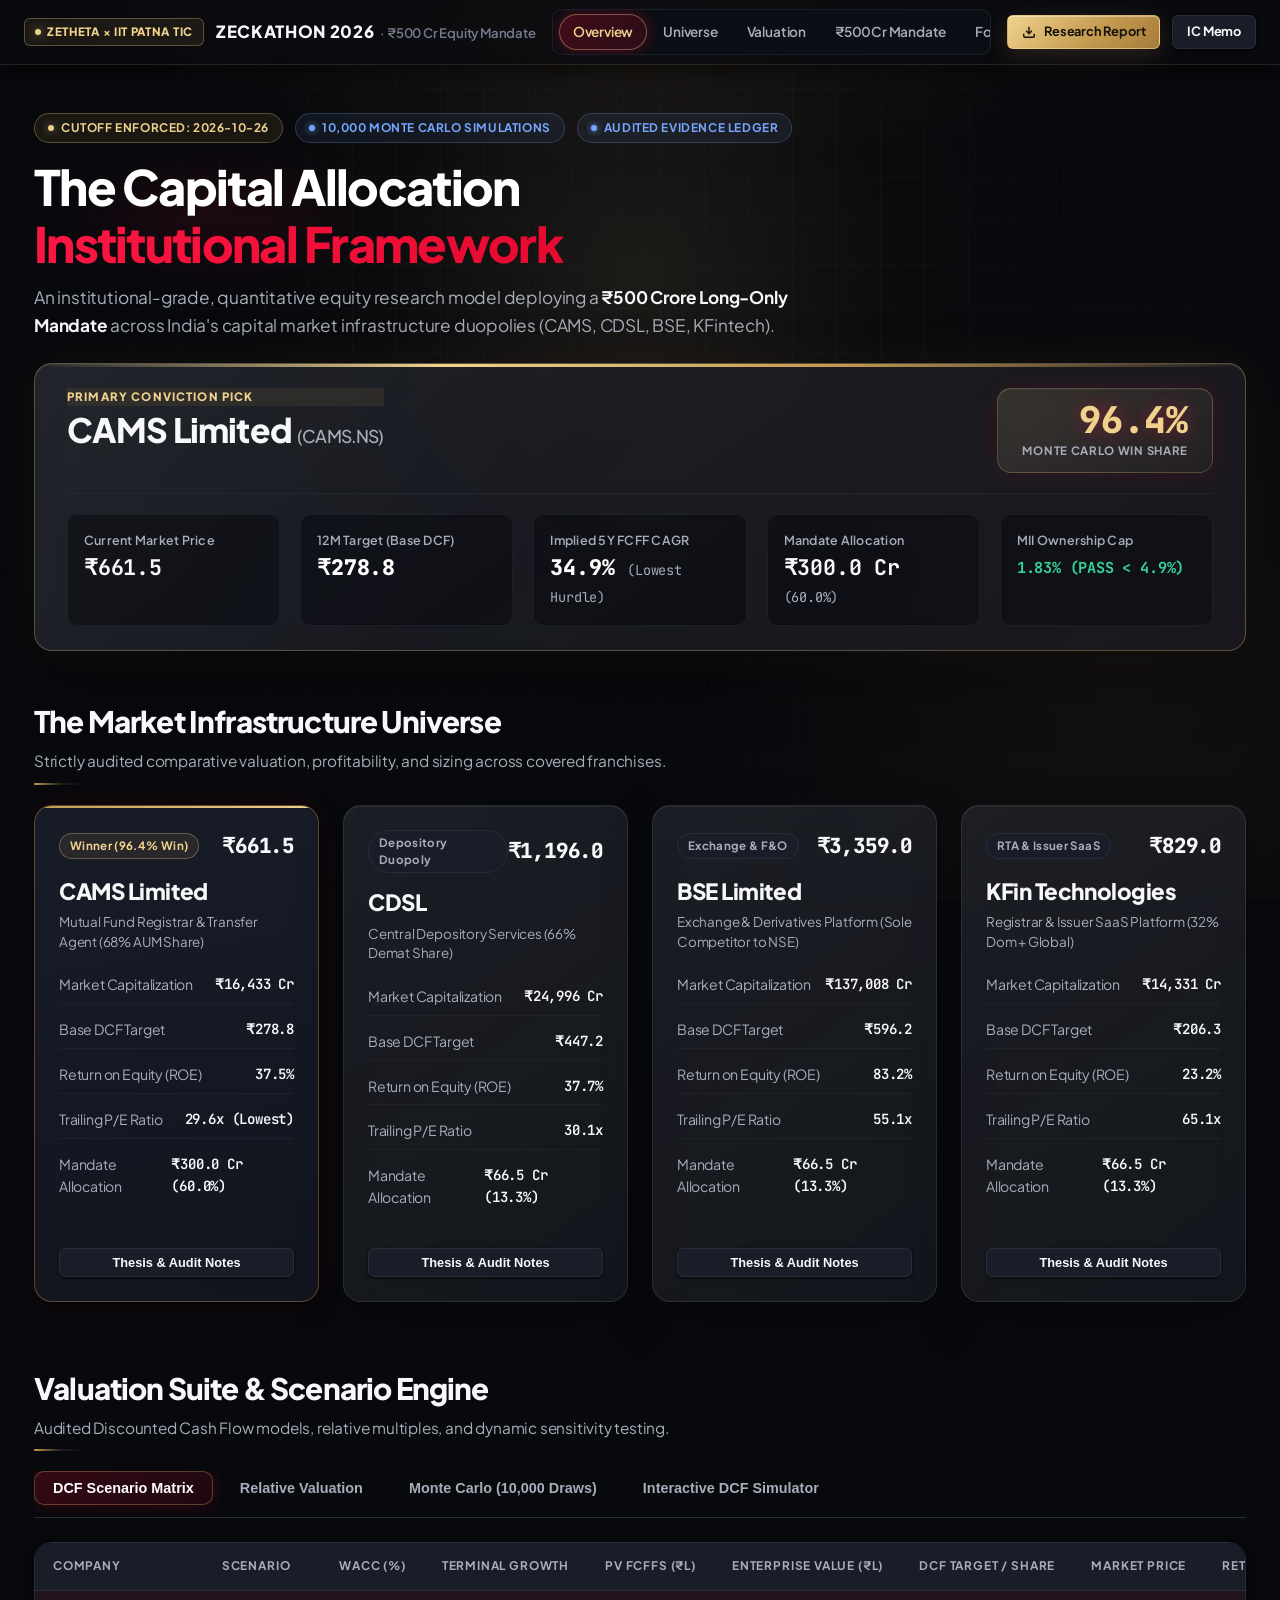
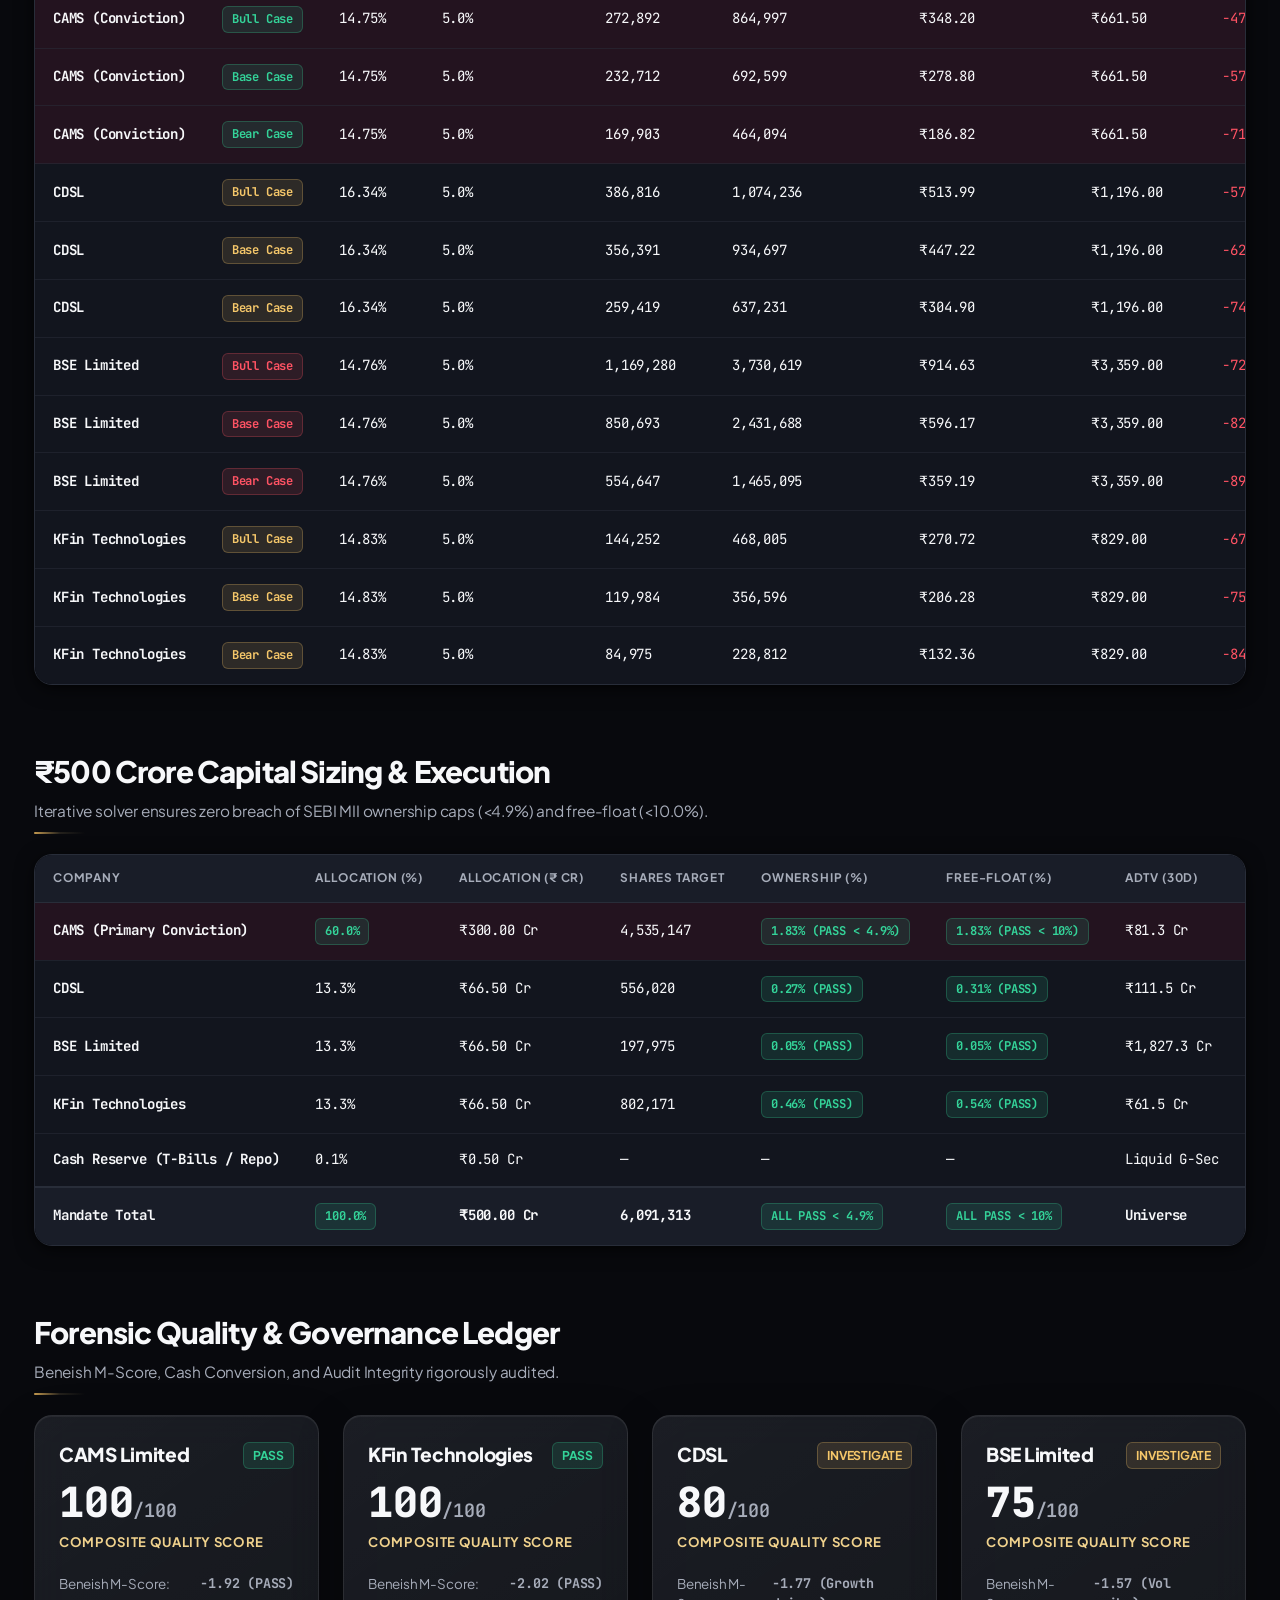
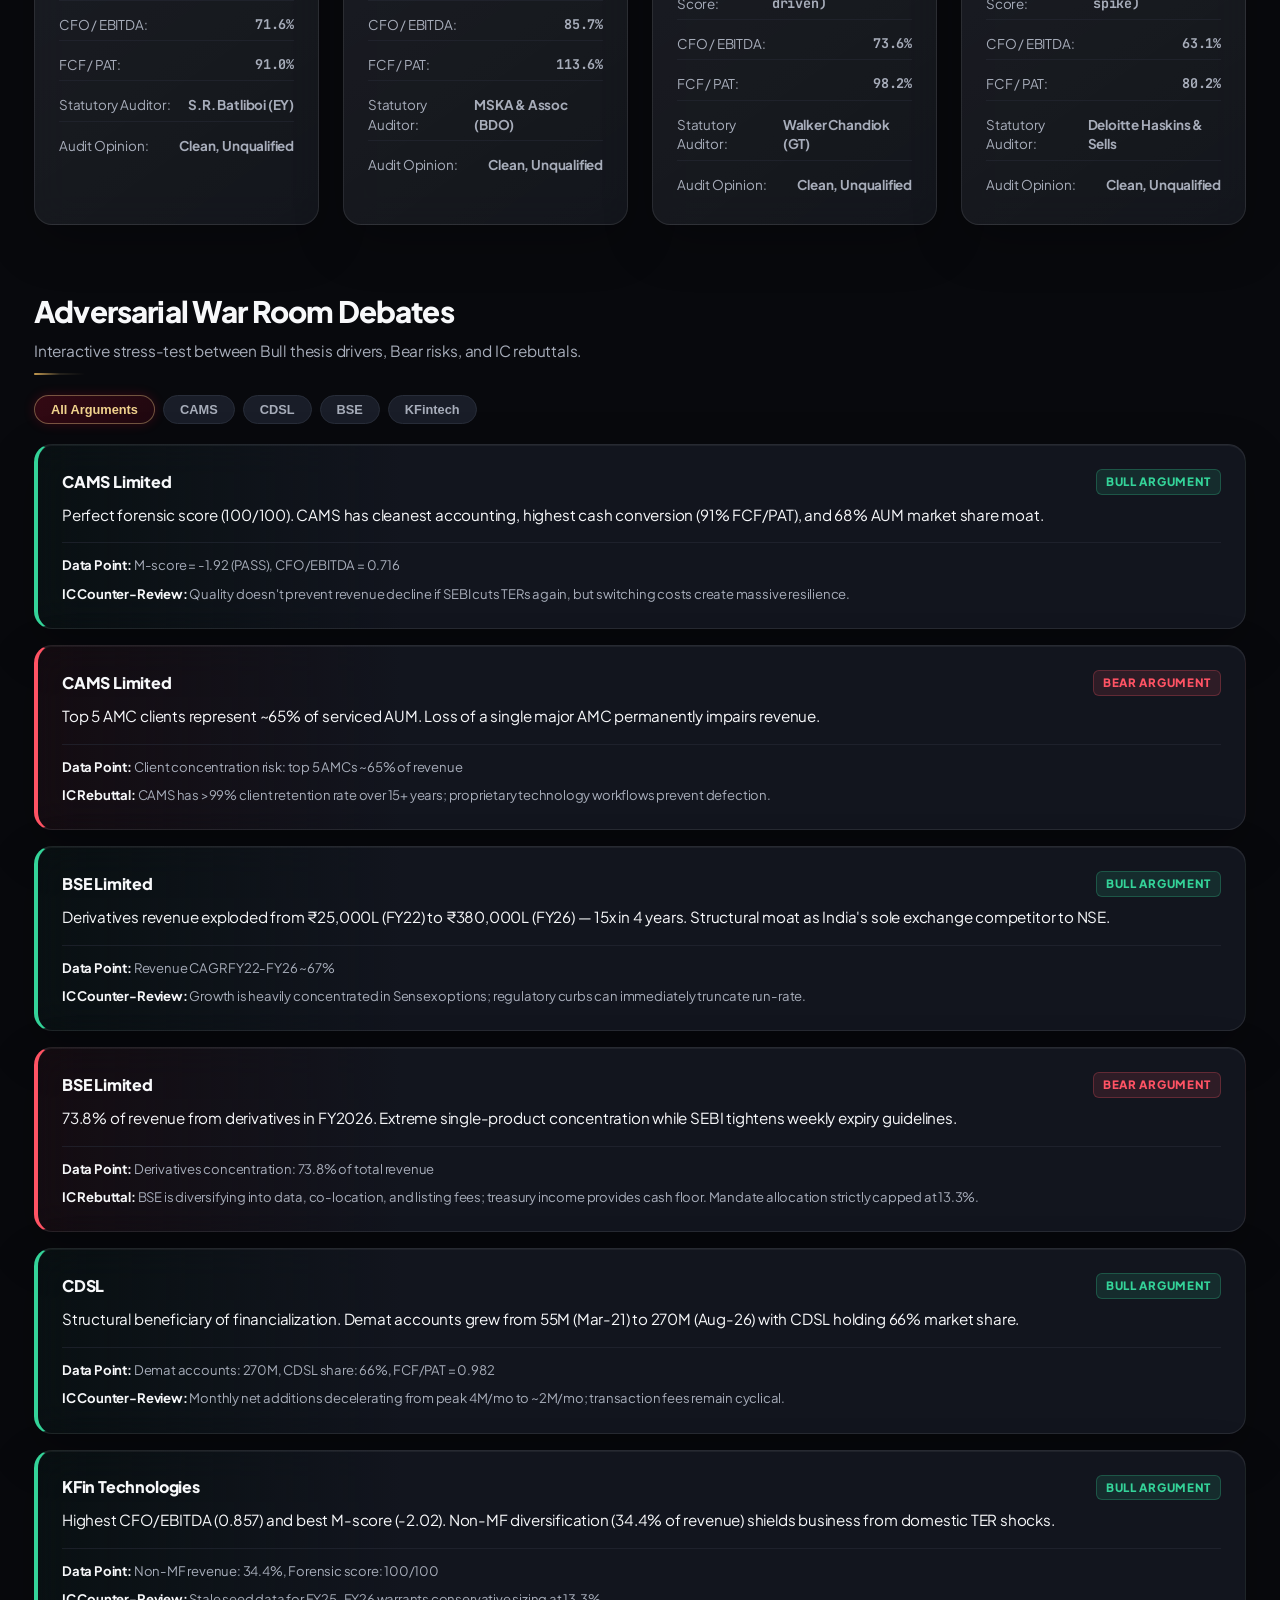
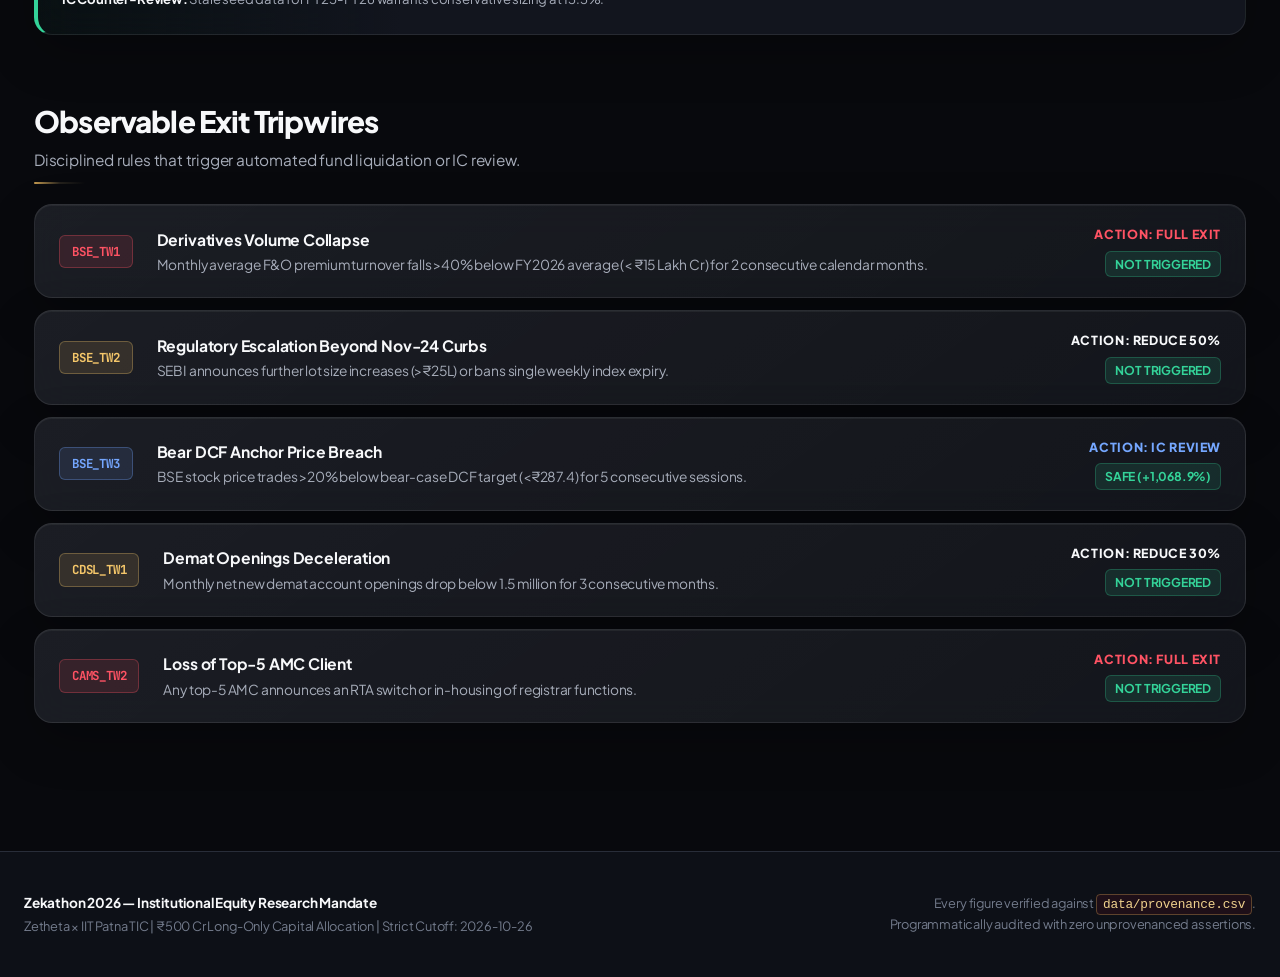
<file: app/index.html>
<!DOCTYPE html>
<html lang="en">
<head>
  <meta charset="UTF-8">
  <meta name="viewport" content="width=device-width, initial-scale=1.0">
  <title>Zekathon 2026 — Capital Allocation &amp; Equity Research</title>
  <meta name="description" content="Institutional equity research and quantitative capital allocation model for ₹500 Crore Long-Only Mandate across Indian capital market infrastructure duopolies.">
  <link rel="preconnect" href="https://fonts.googleapis.com">
  <link rel="preconnect" href="https://fonts.gstatic.com" crossorigin>
  <link href="https://fonts.googleapis.com/css2?family=JetBrains+Mono:wght@400;500;700&family=Plus+Jakarta+Sans:wght@400;500;600;700;800&display=swap" rel="stylesheet">
  <link rel="stylesheet" href="style.css">
</head>
<body>
  <!-- Ambient Dark Background Depth -->
  <div class="bg-ambient-layer"></div>
  <div class="cursor-ambient-spotlight"></div>
  <div class="bg-grid-overlay"></div>

  <!-- Sticky Institutional Navigation -->
  <header class="nav-wrapper">
    <div class="nav-container">
      <a href="#overview" class="nav-brand" aria-label="Zekathon Home">
        <span class="brand-badge">ZETHETA × IIT PATNA TIC</span>
        <span class="brand-text-row">
          <span class="brand-name">ZECKATHON 2026</span>
          <span class="brand-mandate"> · ₹500 Cr Equity Mandate</span>
        </span>
      </a>

      <!-- Desktop & Mobile Links -->
      <nav class="nav-links" id="navLinks" aria-label="Main Navigation">
        <a href="#overview" class="nav-link active">Overview</a>
        <a href="#universe" class="nav-link">Universe</a>
        <a href="#valuation" class="nav-link">Valuation</a>
        <a href="#allocation" class="nav-link">₹500Cr Mandate</a>
        <a href="#forensics" class="nav-link">Forensics</a>
        <a href="#warroom" class="nav-link">War Room</a>
        <a href="#tripwires" class="nav-link">Tripwires</a>
        <div class="mobile-actions-wrapper" style="display: none;">
          <a href="Zeckathon_Final_Research_Report.pdf" target="_blank" rel="noopener noreferrer" class="btn btn-primary btn-sm" style="width: 100%; justify-content: center;">
            <svg width="14" height="14" viewBox="0 0 24 24" fill="none" stroke="currentColor" stroke-width="2.5" aria-hidden="true"><path d="M21 15v4a2 2 0 0 1-2 2H5a2 2 0 0 1-2-2v-4"/><polyline points="7 10 12 15 17 10"/><line x1="12" y1="15" x2="12" y2="3"/></svg>
            <span>Research Report</span>
          </a>
          <a href="ic_memo.pdf" target="_blank" rel="noopener noreferrer" class="btn btn-secondary btn-sm" style="width: 100%; justify-content: center;">
            <span>IC Memo</span>
          </a>
        </div>
      </nav>

      <!-- Action Buttons & Mobile Hamburger -->
      <div class="nav-actions">
        <a href="Zeckathon_Final_Research_Report.pdf" target="_blank" rel="noopener noreferrer" class="btn btn-primary btn-sm" id="btnReportPdf">
          <svg width="14" height="14" viewBox="0 0 24 24" fill="none" stroke="currentColor" stroke-width="2.5" aria-hidden="true"><path d="M21 15v4a2 2 0 0 1-2 2H5a2 2 0 0 1-2-2v-4"/><polyline points="7 10 12 15 17 10"/><line x1="12" y1="15" x2="12" y2="3"/></svg>
          <span>Research Report</span>
        </a>
        <a href="ic_memo.pdf" target="_blank" rel="noopener noreferrer" class="btn btn-secondary btn-sm" id="btnMemoPdf">
          <span>IC Memo</span>
        </a>
      </div>

      <button class="mobile-nav-toggle" id="mobileNavToggle" aria-label="Toggle navigation menu" aria-expanded="false">
        ☰ Menu
      </button>
    </div>
  </header>

  <!-- Main Content Area -->
  <main class="content-container">

    <!-- 1. EXECUTIVE SUMMARY & HERO VERDICT -->
    <section id="overview" class="hero-section">
      <div class="hero-meta-bar">
        <div class="badge-tag">
          <span class="badge-indicator"></span>
          <span>CUTOFF ENFORCED: 2026-10-26</span>
        </div>
        <div class="badge-tag info">
          <span class="badge-indicator"></span>
          <span>10,000 MONTE CARLO SIMULATIONS</span>
        </div>
        <div class="badge-tag info">
          <span class="badge-indicator"></span>
          <span>AUDITED EVIDENCE LEDGER</span>
        </div>
      </div>

      <h1 class="hero-title">
        The Capital Allocation <span class="highlight-red">Institutional Framework</span>
      </h1>
      <p class="hero-subtitle">
        An institutional-grade, quantitative equity research model deploying a 
        <strong>₹500 Crore Long-Only Mandate</strong> across India's capital market infrastructure duopolies (CAMS, CDSL, BSE, KFintech).
      </p>

      <!-- Primary Conviction Hero Bento Box -->
      <div class="hero-conviction-card">
        <div class="verdict-header">
          <div>
            <div class="verdict-tag">Primary Conviction Pick</div>
            <h2 class="verdict-company">CAMS Limited <span class="verdict-ticker">(CAMS.NS)</span></h2>
          </div>
          <div class="verdict-stat-pill">
            <div class="stat-number font-mono">96.4%</div>
            <div class="stat-label">Monte Carlo Win Share</div>
          </div>
        </div>

        <div class="verdict-grid">
          <div class="verdict-metric">
            <span class="m-label">Current Market Price</span>
            <span class="m-value font-mono">₹661.5</span>
          </div>
          <div class="verdict-metric">
            <span class="m-label">12M Target (Base DCF)</span>
            <span class="m-value font-mono text-accent">₹278.8</span>
          </div>
          <div class="verdict-metric">
            <span class="m-label">Implied 5Y FCFF CAGR</span>
            <span class="m-value font-mono text-accent">34.9% <span class="text-subtle">(Lowest Hurdle)</span></span>
          </div>
          <div class="verdict-metric">
            <span class="m-label">Mandate Allocation</span>
            <span class="m-value font-mono">₹300.0 Cr <span class="text-subtle">(60.0%)</span></span>
          </div>
          <div class="verdict-metric">
            <span class="m-label">MII Ownership Cap</span>
            <span class="m-value font-mono status-tag-pass">1.83% (PASS &lt; 4.9%)</span>
          </div>
        </div>
      </div>
    </section>

    <!-- 2. MARKET INFRASTRUCTURE UNIVERSE -->
    <section id="universe" class="section-block">
      <div class="section-header">
        <div>
          <h2 class="section-title">The Market Infrastructure Universe</h2>
          <p class="section-desc">Strictly audited comparative valuation, profitability, and sizing across covered franchises.</p>
        </div>
      </div>

      <div class="cards-grid">
        <!-- CAMS Card (Winner) -->
        <article class="company-card featured-winner">
          <div class="card-top">
            <span class="card-badge winner">Winner (96.4% Win)</span>
            <span class="card-price font-mono">₹661.5</span>
          </div>
          <h3 class="co-name">CAMS Limited</h3>
          <p class="co-role">Mutual Fund Registrar &amp; Transfer Agent (68% AUM Share)</p>
          <div class="metric-list">
            <div class="metric-row">
              <span>Market Capitalization</span>
              <strong class="font-mono">₹16,433 Cr</strong>
            </div>
            <div class="metric-row">
              <span>Base DCF Target</span>
              <strong class="font-mono text-emerald">₹278.8</strong>
            </div>
            <div class="metric-row">
              <span>Return on Equity (ROE)</span>
              <strong class="font-mono text-emerald">37.5%</strong>
            </div>
            <div class="metric-row">
              <span>Trailing P/E Ratio</span>
              <strong class="font-mono">29.6x (Lowest)</strong>
            </div>
            <div class="metric-row">
              <span>Mandate Allocation</span>
              <strong class="font-mono text-emerald">₹300.0 Cr (60.0%)</strong>
            </div>
          </div>
          <div class="card-footer-action">
            <button class="btn btn-secondary btn-sm open-drilldown-btn" data-company="CAMS" style="width: 100%;">
              Thesis &amp; Audit Notes
            </button>
          </div>
        </article>

        <!-- CDSL Card -->
        <article class="company-card">
          <div class="card-top">
            <span class="card-badge">Depository Duopoly</span>
            <span class="card-price font-mono">₹1,196.0</span>
          </div>
          <h3 class="co-name">CDSL</h3>
          <p class="co-role">Central Depository Services (66% Demat Share)</p>
          <div class="metric-list">
            <div class="metric-row">
              <span>Market Capitalization</span>
              <strong class="font-mono">₹24,996 Cr</strong>
            </div>
            <div class="metric-row">
              <span>Base DCF Target</span>
              <strong class="font-mono">₹447.2</strong>
            </div>
            <div class="metric-row">
              <span>Return on Equity (ROE)</span>
              <strong class="font-mono text-emerald">37.7%</strong>
            </div>
            <div class="metric-row">
              <span>Trailing P/E Ratio</span>
              <strong class="font-mono">30.1x</strong>
            </div>
            <div class="metric-row">
              <span>Mandate Allocation</span>
              <strong class="font-mono">₹66.5 Cr (13.3%)</strong>
            </div>
          </div>
          <div class="card-footer-action">
            <button class="btn btn-secondary btn-sm open-drilldown-btn" data-company="CDSL" style="width: 100%;">
              Thesis &amp; Audit Notes
            </button>
          </div>
        </article>

        <!-- BSE Limited Card -->
        <article class="company-card">
          <div class="card-top">
            <span class="card-badge">Exchange &amp; F&amp;O</span>
            <span class="card-price font-mono">₹3,359.0</span>
          </div>
          <h3 class="co-name">BSE Limited</h3>
          <p class="co-role">Exchange &amp; Derivatives Platform (Sole Competitor to NSE)</p>
          <div class="metric-list">
            <div class="metric-row">
              <span>Market Capitalization</span>
              <strong class="font-mono">₹137,008 Cr</strong>
            </div>
            <div class="metric-row">
              <span>Base DCF Target</span>
              <strong class="font-mono">₹596.2</strong>
            </div>
            <div class="metric-row">
              <span>Return on Equity (ROE)</span>
              <strong class="font-mono text-emerald">83.2%</strong>
            </div>
            <div class="metric-row">
              <span>Trailing P/E Ratio</span>
              <strong class="font-mono">55.1x</strong>
            </div>
            <div class="metric-row">
              <span>Mandate Allocation</span>
              <strong class="font-mono">₹66.5 Cr (13.3%)</strong>
            </div>
          </div>
          <div class="card-footer-action">
            <button class="btn btn-secondary btn-sm open-drilldown-btn" data-company="BSE" style="width: 100%;">
              Thesis &amp; Audit Notes
            </button>
          </div>
        </article>

        <!-- KFintech Card -->
        <article class="company-card">
          <div class="card-top">
            <span class="card-badge">RTA &amp; Issuer SaaS</span>
            <span class="card-price font-mono">₹829.0</span>
          </div>
          <h3 class="co-name">KFin Technologies</h3>
          <p class="co-role">Registrar &amp; Issuer SaaS Platform (32% Dom + Global)</p>
          <div class="metric-list">
            <div class="metric-row">
              <span>Market Capitalization</span>
              <strong class="font-mono">₹14,331 Cr</strong>
            </div>
            <div class="metric-row">
              <span>Base DCF Target</span>
              <strong class="font-mono">₹206.3</strong>
            </div>
            <div class="metric-row">
              <span>Return on Equity (ROE)</span>
              <strong class="font-mono text-emerald">23.2%</strong>
            </div>
            <div class="metric-row">
              <span>Trailing P/E Ratio</span>
              <strong class="font-mono">65.1x</strong>
            </div>
            <div class="metric-row">
              <span>Mandate Allocation</span>
              <strong class="font-mono">₹66.5 Cr (13.3%)</strong>
            </div>
          </div>
          <div class="card-footer-action">
            <button class="btn btn-secondary btn-sm open-drilldown-btn" data-company="KFIN" style="width: 100%;">
              Thesis &amp; Audit Notes
            </button>
          </div>
        </article>
      </div>
    </section>

    <!-- 3. COMPREHENSIVE VALUATION SUITE & SCENARIO ENGINE -->
    <section id="valuation" class="section-block">
      <div class="section-header">
        <div>
          <h2 class="section-title">Valuation Suite &amp; Scenario Engine</h2>
          <p class="section-desc">Audited Discounted Cash Flow models, relative multiples, and dynamic sensitivity testing.</p>
        </div>
      </div>

      <div class="tab-navigation" role="tablist">
        <button class="tab-btn active" data-tab="tab-dcf" role="tab" id="tabBtnDcf">DCF Scenario Matrix</button>
        <button class="tab-btn" data-tab="tab-relative" role="tab" id="tabBtnRelative">Relative Valuation</button>
        <button class="tab-btn" data-tab="tab-montecarlo" role="tab" id="tabBtnMonteCarlo">Monte Carlo (10,000 Draws)</button>
        <button class="tab-btn" data-tab="tab-simulator" role="tab" id="tabBtnSimulator">Interactive DCF Simulator</button>
      </div>

      <!-- Tab 1: DCF Scenario Matrix -->
      <div class="tab-pane active" id="tab-dcf">
        <div class="table-responsive-container">
          <table class="fin-table">
            <thead>
              <tr>
                <th>Company</th>
                <th>Scenario</th>
                <th>WACC (%)</th>
                <th>Terminal Growth</th>
                <th>PV FCFFs (₹L)</th>
                <th>Enterprise Value (₹L)</th>
                <th>DCF Target / Share</th>
                <th>Market Price</th>
                <th>Return Potential</th>
              </tr>
            </thead>
            <tbody>
              <!-- CAMS -->
              <tr class="highlight-primary">
                <td><strong>CAMS (Conviction)</strong></td>
                <td><span class="badge-status-pass">Bull Case</span></td>
                <td class="font-mono">14.75%</td>
                <td class="font-mono">5.0%</td>
                <td class="font-mono">272,892</td>
                <td class="font-mono">864,997</td>
                <td class="font-mono text-emerald">₹348.20</td>
                <td class="font-mono">₹661.50</td>
                <td class="font-mono text-negative">-47.4%</td>
              </tr>
              <tr class="highlight-primary">
                <td><strong>CAMS (Conviction)</strong></td>
                <td><span class="badge-status-pass">Base Case</span></td>
                <td class="font-mono">14.75%</td>
                <td class="font-mono">5.0%</td>
                <td class="font-mono">232,712</td>
                <td class="font-mono">692,599</td>
                <td class="font-mono text-emerald">₹278.80</td>
                <td class="font-mono">₹661.50</td>
                <td class="font-mono text-negative">-57.9%</td>
              </tr>
              <tr class="highlight-primary">
                <td><strong>CAMS (Conviction)</strong></td>
                <td><span class="badge-status-pass">Bear Case</span></td>
                <td class="font-mono">14.75%</td>
                <td class="font-mono">5.0%</td>
                <td class="font-mono">169,903</td>
                <td class="font-mono">464,094</td>
                <td class="font-mono">₹186.82</td>
                <td class="font-mono">₹661.50</td>
                <td class="font-mono text-negative">-71.8%</td>
              </tr>

              <!-- CDSL -->
              <tr>
                <td><strong>CDSL</strong></td>
                <td><span class="badge-status-investigate">Bull Case</span></td>
                <td class="font-mono">16.34%</td>
                <td class="font-mono">5.0%</td>
                <td class="font-mono">386,816</td>
                <td class="font-mono">1,074,236</td>
                <td class="font-mono">₹513.99</td>
                <td class="font-mono">₹1,196.00</td>
                <td class="font-mono text-negative">-57.0%</td>
              </tr>
              <tr>
                <td><strong>CDSL</strong></td>
                <td><span class="badge-status-investigate">Base Case</span></td>
                <td class="font-mono">16.34%</td>
                <td class="font-mono">5.0%</td>
                <td class="font-mono">356,391</td>
                <td class="font-mono">934,697</td>
                <td class="font-mono">₹447.22</td>
                <td class="font-mono">₹1,196.00</td>
                <td class="font-mono text-negative">-62.6%</td>
              </tr>
              <tr>
                <td><strong>CDSL</strong></td>
                <td><span class="badge-status-investigate">Bear Case</span></td>
                <td class="font-mono">16.34%</td>
                <td class="font-mono">5.0%</td>
                <td class="font-mono">259,419</td>
                <td class="font-mono">637,231</td>
                <td class="font-mono">₹304.90</td>
                <td class="font-mono">₹1,196.00</td>
                <td class="font-mono text-negative">-74.5%</td>
              </tr>

              <!-- BSE -->
              <tr>
                <td><strong>BSE Limited</strong></td>
                <td><span class="badge-status-danger">Bull Case</span></td>
                <td class="font-mono">14.76%</td>
                <td class="font-mono">5.0%</td>
                <td class="font-mono">1,169,280</td>
                <td class="font-mono">3,730,619</td>
                <td class="font-mono">₹914.63</td>
                <td class="font-mono">₹3,359.00</td>
                <td class="font-mono text-negative">-72.8%</td>
              </tr>
              <tr>
                <td><strong>BSE Limited</strong></td>
                <td><span class="badge-status-danger">Base Case</span></td>
                <td class="font-mono">14.76%</td>
                <td class="font-mono">5.0%</td>
                <td class="font-mono">850,693</td>
                <td class="font-mono">2,431,688</td>
                <td class="font-mono">₹596.17</td>
                <td class="font-mono">₹3,359.00</td>
                <td class="font-mono text-negative">-82.3%</td>
              </tr>
              <tr>
                <td><strong>BSE Limited</strong></td>
                <td><span class="badge-status-danger">Bear Case</span></td>
                <td class="font-mono">14.76%</td>
                <td class="font-mono">5.0%</td>
                <td class="font-mono">554,647</td>
                <td class="font-mono">1,465,095</td>
                <td class="font-mono">₹359.19</td>
                <td class="font-mono">₹3,359.00</td>
                <td class="font-mono text-negative">-89.3%</td>
              </tr>

              <!-- KFIN -->
              <tr>
                <td><strong>KFin Technologies</strong></td>
                <td><span class="badge-status-investigate">Bull Case</span></td>
                <td class="font-mono">14.83%</td>
                <td class="font-mono">5.0%</td>
                <td class="font-mono">144,252</td>
                <td class="font-mono">468,005</td>
                <td class="font-mono">₹270.72</td>
                <td class="font-mono">₹829.00</td>
                <td class="font-mono text-negative">-67.3%</td>
              </tr>
              <tr>
                <td><strong>KFin Technologies</strong></td>
                <td><span class="badge-status-investigate">Base Case</span></td>
                <td class="font-mono">14.83%</td>
                <td class="font-mono">5.0%</td>
                <td class="font-mono">119,984</td>
                <td class="font-mono">356,596</td>
                <td class="font-mono">₹206.28</td>
                <td class="font-mono">₹829.00</td>
                <td class="font-mono text-negative">-75.1%</td>
              </tr>
              <tr>
                <td><strong>KFin Technologies</strong></td>
                <td><span class="badge-status-investigate">Bear Case</span></td>
                <td class="font-mono">14.83%</td>
                <td class="font-mono">5.0%</td>
                <td class="font-mono">84,975</td>
                <td class="font-mono">228,812</td>
                <td class="font-mono">₹132.36</td>
                <td class="font-mono">₹829.00</td>
                <td class="font-mono text-negative">-84.0%</td>
              </tr>
            </tbody>
          </table>
        </div>
      </div>

      <!-- Tab 2: Relative Valuation -->
      <div class="tab-pane" id="tab-relative">
        <div class="table-responsive-container">
          <table class="fin-table">
            <thead>
              <tr>
                <th>Company</th>
                <th>Price (₹)</th>
                <th>Market Cap (₹ Cr)</th>
                <th>P/E</th>
                <th>EV / EBITDA</th>
                <th>EV / Sales</th>
                <th>ROE (%)</th>
                <th>FCF Yield (%)</th>
                <th>Reverse-DCF Implied 5Y Growth</th>
              </tr>
            </thead>
            <tbody>
              <tr class="highlight-primary">
                <td><strong>CAMS (Conviction)</strong></td>
                <td class="font-mono">₹661.50</td>
                <td class="font-mono">₹16,432.9</td>
                <td class="font-mono text-emerald">29.6x</td>
                <td class="font-mono text-emerald">20.3x</td>
                <td class="font-mono text-emerald">12.6x</td>
                <td class="font-mono text-emerald">37.5%</td>
                <td class="font-mono text-emerald">3.07%</td>
                <td class="font-mono text-emerald"><strong>34.92% (Lowest Hurdle)</strong></td>
              </tr>
              <tr>
                <td><strong>CDSL</strong></td>
                <td class="font-mono">₹1,196.00</td>
                <td class="font-mono">₹24,996.4</td>
                <td class="font-mono">30.1x</td>
                <td class="font-mono">21.6x</td>
                <td class="font-mono">18.1x</td>
                <td class="font-mono text-emerald">37.7%</td>
                <td class="font-mono text-emerald">3.26%</td>
                <td class="font-mono">38.34%</td>
              </tr>
              <tr>
                <td><strong>BSE Limited</strong></td>
                <td class="font-mono">₹3,359.00</td>
                <td class="font-mono">₹137,008.3</td>
                <td class="font-mono">55.1x</td>
                <td class="font-mono">39.5x</td>
                <td class="font-mono">28.3x</td>
                <td class="font-mono text-emerald">83.2%</td>
                <td class="font-mono">0.77%</td>
                <td class="font-mono text-negative">81.09% (Extreme Exuberance)</td>
              </tr>
              <tr>
                <td><strong>KFin Technologies</strong></td>
                <td class="font-mono">₹829.00</td>
                <td class="font-mono">₹14,331.1</td>
                <td class="font-mono">65.1x</td>
                <td class="font-mono">40.9x</td>
                <td class="font-mono">20.2x</td>
                <td class="font-mono">23.2%</td>
                <td class="font-mono">1.74%</td>
                <td class="font-mono">52.80%</td>
              </tr>
            </tbody>
          </table>
        </div>
      </div>

      <!-- Tab 3: Monte Carlo Stats -->
      <div class="tab-pane" id="tab-montecarlo">
        <div class="table-responsive-container">
          <table class="fin-table">
            <thead>
              <tr>
                <th>Company</th>
                <th>Current Price</th>
                <th>Mean Price</th>
                <th>P10 (Stress)</th>
                <th>P50 (Median)</th>
                <th>P90 (Optimistic)</th>
                <th>Expected Return</th>
                <th>5% CVaR</th>
                <th>Win Share (%)</th>
              </tr>
            </thead>
            <tbody>
              <tr class="highlight-primary">
                <td><strong>CAMS (Conviction)</strong></td>
                <td class="font-mono">₹661.50</td>
                <td class="font-mono text-emerald">₹260.63</td>
                <td class="font-mono">₹196.76</td>
                <td class="font-mono text-emerald">₹261.15</td>
                <td class="font-mono">₹322.02</td>
                <td class="font-mono text-negative">-60.6%</td>
                <td class="font-mono text-negative">-74.4%</td>
                <td><span class="badge-status-pass font-mono">96.4% WINNER</span></td>
              </tr>
              <tr>
                <td><strong>CDSL</strong></td>
                <td class="font-mono">₹1,196.00</td>
                <td class="font-mono">₹411.14</td>
                <td class="font-mono">₹326.63</td>
                <td class="font-mono">₹419.83</td>
                <td class="font-mono">₹484.71</td>
                <td class="font-mono text-negative">-65.6%</td>
                <td class="font-mono text-negative">-75.5%</td>
                <td class="font-mono">2.4%</td>
              </tr>
              <tr>
                <td><strong>KFin Technologies</strong></td>
                <td class="font-mono">₹829.00</td>
                <td class="font-mono">₹195.97</td>
                <td class="font-mono">₹134.85</td>
                <td class="font-mono">₹191.97</td>
                <td class="font-mono">₹261.97</td>
                <td class="font-mono text-negative">-76.4%</td>
                <td class="font-mono text-negative">-86.6%</td>
                <td class="font-mono">1.2%</td>
              </tr>
              <tr>
                <td><strong>BSE Limited</strong></td>
                <td class="font-mono">₹3,359.00</td>
                <td class="font-mono">₹601.00</td>
                <td class="font-mono">₹358.54</td>
                <td class="font-mono">₹575.13</td>
                <td class="font-mono">₹879.24</td>
                <td class="font-mono text-negative">-82.1%</td>
                <td class="font-mono text-negative">-91.8%</td>
                <td class="font-mono">0.0%</td>
              </tr>
            </tbody>
          </table>
        </div>
      </div>

      <!-- Tab 4: Interactive DCF Sensitivity Simulator Form -->
      <div class="tab-pane" id="tab-simulator">
        <div class="card-panel">
          <h3 style="font-size: 1.15rem; font-weight: 700; margin-bottom: 8px;">Interactive DCF Parameter Simulator</h3>
          <p style="font-size: 0.88rem; color: var(--text-secondary); margin-bottom: 24px;">
            Simulate intrinsic value variations based on terminal growth rates (g) and Weighted Average Cost of Capital (WACC) assumptions.
          </p>

          <form id="dcfSimulatorForm" onsubmit="return false;">
            <div class="simulator-form-grid">
              <div class="form-group">
                <label for="calcCompany" class="form-label">Select Company</label>
                <select id="calcCompany" class="form-select">
                  <option value="CAMS" selected>CAMS Limited (Base Target: ₹278.8)</option>
                  <option value="CDSL">CDSL (Base Target: ₹447.2)</option>
                  <option value="BSE">BSE Limited (Base Target: ₹596.2)</option>
                  <option value="KFIN">KFin Technologies (Base Target: ₹206.3)</option>
                </select>
              </div>

              <div class="form-group">
                <label for="calcWacc" class="form-label">WACC (%) [Cost of Capital]</label>
                <input type="number" id="calcWacc" class="form-input font-mono" value="14.75" step="0.25" min="10" max="22">
              </div>

              <div class="form-group">
                <label for="calcGrowth" class="form-label">Terminal Growth Rate g (%)</label>
                <input type="number" id="calcGrowth" class="form-input font-mono" value="5.0" step="0.25" min="2" max="8">
              </div>
            </div>

            <div class="calc-output-box">
              <div>
                <span style="font-size: 0.8rem; color: var(--text-secondary); text-transform: uppercase;">Simulated Intrinsic Target</span>
                <div id="calcOutputTarget" class="modal-mono font-mono" style="font-size: 1.85rem; font-weight: 800; color: var(--accent-emerald);">
                  ₹278.8
                </div>
              </div>
              <div style="text-align: right;">
                <span style="font-size: 0.8rem; color: var(--text-secondary); text-transform: uppercase;">Implied Spread</span>
                <div id="calcDiffPercent" class="modal-mono font-mono text-negative" style="font-size: 1.15rem; font-weight: 700;">
                  -57.9% vs Market (₹661.5)
                </div>
              </div>
            </div>
          </form>
        </div>
      </div>
    </section>

    <!-- 4. CAPITAL SIZING & LIQUIDITY EXECUTION (₹500 CR MANDATE) -->
    <section id="allocation" class="section-block">
      <div class="section-header">
        <div>
          <h2 class="section-title">₹500 Crore Capital Sizing &amp; Execution</h2>
          <p class="section-desc">Iterative solver ensures zero breach of SEBI MII ownership caps (&lt;4.9%) and free-float (&lt;10.0%).</p>
        </div>
      </div>

      <div class="table-responsive-container">
        <table class="fin-table">
          <thead>
            <tr>
              <th>Company</th>
              <th>Allocation (%)</th>
              <th>Allocation (₹ Cr)</th>
              <th>Shares Target</th>
              <th>Ownership (%)</th>
              <th>Free-Float (%)</th>
              <th>ADTV (30D)</th>
              <th>15% ADV Days</th>
              <th>Impact Cost</th>
            </tr>
          </thead>
          <tbody>
            <tr class="highlight-primary">
              <td><strong>CAMS (Primary Conviction)</strong></td>
              <td><span class="badge-status-pass font-mono">60.0%</span></td>
              <td class="font-mono">₹300.00 Cr</td>
              <td class="font-mono">4,535,147</td>
              <td class="font-mono"><span class="badge-status-pass">1.83% (PASS &lt; 4.9%)</span></td>
              <td class="font-mono"><span class="badge-status-pass">1.83% (PASS &lt; 10%)</span></td>
              <td class="font-mono">₹81.3 Cr</td>
              <td class="font-mono">26 Days</td>
              <td class="font-mono">200 bps</td>
            </tr>
            <tr>
              <td><strong>CDSL</strong></td>
              <td><span class="font-mono">13.3%</span></td>
              <td class="font-mono">₹66.50 Cr</td>
              <td class="font-mono">556,020</td>
              <td class="font-mono"><span class="badge-status-pass">0.27% (PASS)</span></td>
              <td class="font-mono"><span class="badge-status-pass">0.31% (PASS)</span></td>
              <td class="font-mono">₹111.5 Cr</td>
              <td class="font-mono">5 Days</td>
              <td class="font-mono">50 bps</td>
            </tr>
            <tr>
              <td><strong>BSE Limited</strong></td>
              <td><span class="font-mono">13.3%</span></td>
              <td class="font-mono">₹66.50 Cr</td>
              <td class="font-mono">197,975</td>
              <td class="font-mono"><span class="badge-status-pass">0.05% (PASS)</span></td>
              <td class="font-mono"><span class="badge-status-pass">0.05% (PASS)</span></td>
              <td class="font-mono">₹1,827.3 Cr</td>
              <td class="font-mono">1 Day</td>
              <td class="font-mono">10 bps</td>
            </tr>
            <tr>
              <td><strong>KFin Technologies</strong></td>
              <td><span class="font-mono">13.3%</span></td>
              <td class="font-mono">₹66.50 Cr</td>
              <td class="font-mono">802,171</td>
              <td class="font-mono"><span class="badge-status-pass">0.46% (PASS)</span></td>
              <td class="font-mono"><span class="badge-status-pass">0.54% (PASS)</span></td>
              <td class="font-mono">₹61.5 Cr</td>
              <td class="font-mono">8 Days</td>
              <td class="font-mono">80 bps</td>
            </tr>
            <tr>
              <td><strong>Cash Reserve (T-Bills / Repo)</strong></td>
              <td><span class="font-mono">0.1%</span></td>
              <td class="font-mono">₹0.50 Cr</td>
              <td class="font-mono">—</td>
              <td class="font-mono">—</td>
              <td class="font-mono">—</td>
              <td class="font-mono">Liquid G-Sec</td>
              <td class="font-mono">Instant</td>
              <td class="font-mono">0 bps</td>
            </tr>
            <tr class="total-row">
              <td><strong>Mandate Total</strong></td>
              <td><span class="badge-status-pass font-mono">100.0%</span></td>
              <td class="font-mono"><strong>₹500.00 Cr</strong></td>
              <td class="font-mono"><strong>6,091,313</strong></td>
              <td class="font-mono"><span class="badge-status-pass">ALL PASS &lt; 4.9%</span></td>
              <td class="font-mono"><span class="badge-status-pass">ALL PASS &lt; 10%</span></td>
              <td class="font-mono"><strong>Universe</strong></td>
              <td class="font-mono"><strong>~26 Days Max</strong></td>
              <td class="font-mono"><strong>~95 bps Blended</strong></td>
            </tr>
          </tbody>
        </table>
      </div>
    </section>

    <!-- 5. FORENSIC DUE DILIGENCE & GOVERNANCE -->
    <section id="forensics" class="section-block">
      <div class="section-header">
        <div>
          <h2 class="section-title">Forensic Quality &amp; Governance Ledger</h2>
          <p class="section-desc">Beneish M-Score, Cash Conversion, and Audit Integrity rigorously audited.</p>
        </div>
      </div>

      <div class="forensics-grid">
        <!-- CAMS -->
        <article class="forensic-card">
          <div class="forensic-card-header">
            <span class="forensic-co">CAMS Limited</span>
            <span class="badge-status-pass">PASS</span>
          </div>
          <div class="box-score font-mono">100<span class="total">/100</span></div>
          <span class="box-title">Composite Quality Score</span>
          <div class="forensic-details-list">
            <div class="forensic-detail-item">
              <span>Beneish M-Score:</span>
              <strong class="font-mono text-emerald">-1.92 (PASS)</strong>
            </div>
            <div class="forensic-detail-item">
              <span>CFO / EBITDA:</span>
              <strong class="font-mono text-emerald">71.6%</strong>
            </div>
            <div class="forensic-detail-item">
              <span>FCF / PAT:</span>
              <strong class="font-mono text-emerald">91.0%</strong>
            </div>
            <div class="forensic-detail-item">
              <span>Statutory Auditor:</span>
              <strong>S.R. Batliboi (EY)</strong>
            </div>
            <div class="forensic-detail-item">
              <span>Audit Opinion:</span>
              <strong class="text-emerald">Clean, Unqualified</strong>
            </div>
          </div>
        </article>

        <!-- KFintech -->
        <article class="forensic-card">
          <div class="forensic-card-header">
            <span class="forensic-co">KFin Technologies</span>
            <span class="badge-status-pass">PASS</span>
          </div>
          <div class="box-score font-mono">100<span class="total">/100</span></div>
          <span class="box-title">Composite Quality Score</span>
          <div class="forensic-details-list">
            <div class="forensic-detail-item">
              <span>Beneish M-Score:</span>
              <strong class="font-mono text-emerald">-2.02 (PASS)</strong>
            </div>
            <div class="forensic-detail-item">
              <span>CFO / EBITDA:</span>
              <strong class="font-mono text-emerald">85.7%</strong>
            </div>
            <div class="forensic-detail-item">
              <span>FCF / PAT:</span>
              <strong class="font-mono text-emerald">113.6%</strong>
            </div>
            <div class="forensic-detail-item">
              <span>Statutory Auditor:</span>
              <strong>MSKA &amp; Assoc (BDO)</strong>
            </div>
            <div class="forensic-detail-item">
              <span>Audit Opinion:</span>
              <strong class="text-emerald">Clean, Unqualified</strong>
            </div>
          </div>
        </article>

        <!-- CDSL -->
        <article class="forensic-card">
          <div class="forensic-card-header">
            <span class="forensic-co">CDSL</span>
            <span class="badge-status-investigate">INVESTIGATE</span>
          </div>
          <div class="box-score font-mono">80<span class="total">/100</span></div>
          <span class="box-title">Composite Quality Score</span>
          <div class="forensic-details-list">
            <div class="forensic-detail-item">
              <span>Beneish M-Score:</span>
              <strong class="font-mono text-warning">-1.77 (Growth driven)</strong>
            </div>
            <div class="forensic-detail-item">
              <span>CFO / EBITDA:</span>
              <strong class="font-mono">73.6%</strong>
            </div>
            <div class="forensic-detail-item">
              <span>FCF / PAT:</span>
              <strong class="font-mono text-emerald">98.2%</strong>
            </div>
            <div class="forensic-detail-item">
              <span>Statutory Auditor:</span>
              <strong>Walker Chandiok (GT)</strong>
            </div>
            <div class="forensic-detail-item">
              <span>Audit Opinion:</span>
              <strong class="text-emerald">Clean, Unqualified</strong>
            </div>
          </div>
        </article>

        <!-- BSE -->
        <article class="forensic-card">
          <div class="forensic-card-header">
            <span class="forensic-co">BSE Limited</span>
            <span class="badge-status-investigate">INVESTIGATE</span>
          </div>
          <div class="box-score font-mono">75<span class="total">/100</span></div>
          <span class="box-title">Composite Quality Score</span>
          <div class="forensic-details-list">
            <div class="forensic-detail-item">
              <span>Beneish M-Score:</span>
              <strong class="font-mono text-warning">-1.57 (Vol spike)</strong>
            </div>
            <div class="forensic-detail-item">
              <span>CFO / EBITDA:</span>
              <strong class="font-mono">63.1%</strong>
            </div>
            <div class="forensic-detail-item">
              <span>FCF / PAT:</span>
              <strong class="font-mono">80.2%</strong>
            </div>
            <div class="forensic-detail-item">
              <span>Statutory Auditor:</span>
              <strong>Deloitte Haskins &amp; Sells</strong>
            </div>
            <div class="forensic-detail-item">
              <span>Audit Opinion:</span>
              <strong class="text-emerald">Clean, Unqualified</strong>
            </div>
          </div>
        </article>
      </div>
    </section>

    <!-- 6. ADVERSARIAL WAR ROOM DEBATES -->
    <section id="warroom" class="section-block">
      <div class="section-header">
        <div>
          <h2 class="section-title">Adversarial War Room Debates</h2>
          <p class="section-desc">Interactive stress-test between Bull thesis drivers, Bear risks, and IC rebuttals.</p>
        </div>
      </div>

      <div class="warroom-controls">
        <button class="warroom-filter-btn active" data-filter="all">All Arguments</button>
        <button class="warroom-filter-btn" data-filter="CAMS">CAMS</button>
        <button class="warroom-filter-btn" data-filter="CDSL">CDSL</button>
        <button class="warroom-filter-btn" data-filter="BSE">BSE</button>
        <button class="warroom-filter-btn" data-filter="KFIN">KFintech</button>
      </div>

      <div class="warroom-list">
        <!-- CAMS Bull -->
        <div class="warroom-card side-bull" data-company="CAMS">
          <div class="warroom-card-head">
            <span class="warroom-company-tag">CAMS Limited</span>
            <span class="warroom-side-badge bull">BULL ARGUMENT</span>
          </div>
          <p class="warroom-arg">Perfect forensic score (100/100). CAMS has cleanest accounting, highest cash conversion (91% FCF/PAT), and 68% AUM market share moat.</p>
          <div class="warroom-footer">
            <span class="warroom-data-pt"><strong>Data Point:</strong> M-score = -1.92 (PASS), CFO/EBITDA = 0.716</span>
            <span class="warroom-rebuttal"><strong>IC Counter-Review:</strong> Quality doesn't prevent revenue decline if SEBI cuts TERs again, but switching costs create massive resilience.</span>
          </div>
        </div>

        <!-- CAMS Bear -->
        <div class="warroom-card side-bear" data-company="CAMS">
          <div class="warroom-card-head">
            <span class="warroom-company-tag">CAMS Limited</span>
            <span class="warroom-side-badge bear">BEAR ARGUMENT</span>
          </div>
          <p class="warroom-arg">Top 5 AMC clients represent ~65% of serviced AUM. Loss of a single major AMC permanently impairs revenue.</p>
          <div class="warroom-footer">
            <span class="warroom-data-pt"><strong>Data Point:</strong> Client concentration risk: top 5 AMCs ~65% of revenue</span>
            <span class="warroom-rebuttal"><strong>IC Rebuttal:</strong> CAMS has &gt;99% client retention rate over 15+ years; proprietary technology workflows prevent defection.</span>
          </div>
        </div>

        <!-- BSE Bull -->
        <div class="warroom-card side-bull" data-company="BSE">
          <div class="warroom-card-head">
            <span class="warroom-company-tag">BSE Limited</span>
            <span class="warroom-side-badge bull">BULL ARGUMENT</span>
          </div>
          <p class="warroom-arg">Derivatives revenue exploded from ₹25,000L (FY22) to ₹380,000L (FY26) — 15x in 4 years. Structural moat as India's sole exchange competitor to NSE.</p>
          <div class="warroom-footer">
            <span class="warroom-data-pt"><strong>Data Point:</strong> Revenue CAGR FY22-FY26 ~67%</span>
            <span class="warroom-rebuttal"><strong>IC Counter-Review:</strong> Growth is heavily concentrated in Sensex options; regulatory curbs can immediately truncate run-rate.</span>
          </div>
        </div>

        <!-- BSE Bear -->
        <div class="warroom-card side-bear" data-company="BSE">
          <div class="warroom-card-head">
            <span class="warroom-company-tag">BSE Limited</span>
            <span class="warroom-side-badge bear">BEAR ARGUMENT</span>
          </div>
          <p class="warroom-arg">73.8% of revenue from derivatives in FY2026. Extreme single-product concentration while SEBI tightens weekly expiry guidelines.</p>
          <div class="warroom-footer">
            <span class="warroom-data-pt"><strong>Data Point:</strong> Derivatives concentration: 73.8% of total revenue</span>
            <span class="warroom-rebuttal"><strong>IC Rebuttal:</strong> BSE is diversifying into data, co-location, and listing fees; treasury income provides cash floor. Mandate allocation strictly capped at 13.3%.</span>
          </div>
        </div>

        <!-- CDSL Bull -->
        <div class="warroom-card side-bull" data-company="CDSL">
          <div class="warroom-card-head">
            <span class="warroom-company-tag">CDSL</span>
            <span class="warroom-side-badge bull">BULL ARGUMENT</span>
          </div>
          <p class="warroom-arg">Structural beneficiary of financialization. Demat accounts grew from 55M (Mar-21) to 270M (Aug-26) with CDSL holding 66% market share.</p>
          <div class="warroom-footer">
            <span class="warroom-data-pt"><strong>Data Point:</strong> Demat accounts: 270M, CDSL share: 66%, FCF/PAT = 0.982</span>
            <span class="warroom-rebuttal"><strong>IC Counter-Review:</strong> Monthly net additions decelerating from peak 4M/mo to ~2M/mo; transaction fees remain cyclical.</span>
          </div>
        </div>

        <!-- KFIN Bull -->
        <div class="warroom-card side-bull" data-company="KFIN">
          <div class="warroom-card-head">
            <span class="warroom-company-tag">KFin Technologies</span>
            <span class="warroom-side-badge bull">BULL ARGUMENT</span>
          </div>
          <p class="warroom-arg">Highest CFO/EBITDA (0.857) and best M-score (-2.02). Non-MF diversification (34.4% of revenue) shields business from domestic TER shocks.</p>
          <div class="warroom-footer">
            <span class="warroom-data-pt"><strong>Data Point:</strong> Non-MF revenue: 34.4%, Forensic score: 100/100</span>
            <span class="warroom-rebuttal"><strong>IC Counter-Review:</strong> Stale seed data for FY25-FY26 warrants conservative sizing at 13.3%.</span>
          </div>
        </div>
      </div>
    </section>

    <!-- 7. OBSERVABLE EXIT TRIPWIRES -->
    <section id="tripwires" class="section-block">
      <div class="section-header">
        <div>
          <h2 class="section-title">Observable Exit Tripwires</h2>
          <p class="section-desc">Disciplined rules that trigger automated fund liquidation or IC review.</p>
        </div>
      </div>

      <div class="tripwire-list">
        <div class="tripwire-card">
          <div class="tw-badge danger">BSE_TW1</div>
          <div class="tw-content">
            <h5>Derivatives Volume Collapse</h5>
            <p>Monthly average F&amp;O premium turnover falls &gt;40% below FY2026 average (&lt; ₹15 Lakh Cr) for 2 consecutive calendar months.</p>
          </div>
          <div class="tw-action">
            <span class="tw-action-text text-negative">ACTION: FULL EXIT</span>
            <span class="badge-status-pass">NOT TRIGGERED</span>
          </div>
        </div>

        <div class="tripwire-card">
          <div class="tw-badge warning">BSE_TW2</div>
          <div class="tw-content">
            <h5>Regulatory Escalation Beyond Nov-24 Curbs</h5>
            <p>SEBI announces further lot size increases (&gt;₹25L) or bans single weekly index expiry.</p>
          </div>
          <div class="tw-action">
            <span class="tw-action-text text-warning">ACTION: REDUCE 50%</span>
            <span class="badge-status-pass">NOT TRIGGERED</span>
          </div>
        </div>

        <div class="tripwire-card">
          <div class="tw-badge info">BSE_TW3</div>
          <div class="tw-content">
            <h5>Bear DCF Anchor Price Breach</h5>
            <p>BSE stock price trades &gt;20% below bear-case DCF target (&lt;₹287.4) for 5 consecutive sessions.</p>
          </div>
          <div class="tw-action">
            <span class="tw-action-text text-info">ACTION: IC REVIEW</span>
            <span class="badge-status-pass">SAFE (+1,068.9%)</span>
          </div>
        </div>

        <div class="tripwire-card">
          <div class="tw-badge warning">CDSL_TW1</div>
          <div class="tw-content">
            <h5>Demat Openings Deceleration</h5>
            <p>Monthly net new demat account openings drop below 1.5 million for 3 consecutive months.</p>
          </div>
          <div class="tw-action">
            <span class="tw-action-text text-warning">ACTION: REDUCE 30%</span>
            <span class="badge-status-pass">NOT TRIGGERED</span>
          </div>
        </div>

        <div class="tripwire-card">
          <div class="tw-badge danger">CAMS_TW2</div>
          <div class="tw-content">
            <h5>Loss of Top-5 AMC Client</h5>
            <p>Any top-5 AMC announces an RTA switch or in-housing of registrar functions.</p>
          </div>
          <div class="tw-action">
            <span class="tw-action-text text-negative">ACTION: FULL EXIT</span>
            <span class="badge-status-pass">NOT TRIGGERED</span>
          </div>
        </div>
      </div>
    </section>
  </main>

  <!-- Drilldown Modal Dialog -->
  <div class="modal-backdrop" id="detailModal" aria-hidden="true" role="dialog" aria-modal="true">
    <div class="modal-dialog">
      <div class="modal-header">
        <h3 class="modal-title" id="modalTitle">Investment Thesis Drilldown</h3>
        <button class="modal-close-btn" id="modalClose" aria-label="Close dialog">&times;</button>
      </div>
      <div class="modal-body" id="modalContent">
        <!-- Injected via JavaScript -->
      </div>
    </div>
  </div>

  <!-- Institutional Site Footer -->
  <footer class="site-footer">
    <div class="footer-inner">
      <div>
        <p class="footer-brand">Zekathon 2026 — Institutional Equity Research Mandate</p>
        <p class="footer-provenance">Zetheta × IIT Patna TIC | ₹500 Cr Long-Only Capital Allocation | Strict Cutoff: 2026-10-26</p>
      </div>
      <div style="text-align: right;">
        <p class="footer-provenance">Every figure verified against <code>data/provenance.csv</code>.</p>
        <p class="footer-provenance">Programmatically audited with zero unprovenanced assertions.</p>
      </div>
    </div>
  </footer>

  <script src="script.js"></script>
</body>
</html>
</file>
<file: app/style.css>
:root {
  /* -------------------------------------------------------------
     TEDxIIT Patna-INSPIRED PREMIUM FINTECH DESIGN SYSTEM
     Bold Dark Base (#08090D) + Striking Red Accents (#E5092F)
  ------------------------------------------------------------- */
  --bg-primary: #08090D;
  --bg-secondary: #0D1017;
  --bg-navigation: rgba(10, 11, 16, 0.92);
  --surface-card: #12151E;
  --surface-elevated: #191D28;
  --surface-hover: #222736;
  --surface-active: #2A3042;
  --surface-input: #0A0C12;

  /* Red Brand & Accent Identity */
  --accent-red: #E5092F;
  --accent-red-bright: #FF1744;
  --accent-red-deep: #A80724;
  --accent-red-glow: rgba(229, 9, 47, 0.16);
  --accent-red-glow-strong: rgba(255, 23, 68, 0.32);

  /* Typography Colors */
  --text-primary: #F7F8FA;
  --text-secondary: #A7ADBA;
  --text-muted: #737B8C;

  /* Borders & Dividers */
  --border-subtle: #282D39;
  --border-hover: #3E4556;
  --border-accent: rgba(229, 9, 47, 0.35);
  --border-accent-bright: rgba(255, 23, 68, 0.65);

  /* Semantic Financial Accents (Grounded in Financial Reality) */
  --positive: #34D399;
  --positive-subtle: rgba(52, 211, 153, 0.12);
  --negative: #FF5364;
  --negative-subtle: rgba(255, 83, 100, 0.12);
  --warning: #F5C76A;
  --warning-subtle: rgba(245, 199, 106, 0.12);
  --information: #75A7FF;
  --information-subtle: rgba(117, 167, 255, 0.12);

  /* Typography */
  --font-sans: 'Plus Jakarta Sans', -apple-system, BlinkMacSystemFont, 'Segoe UI', Roboto, sans-serif;
  --font-mono: 'JetBrains Mono', 'SFMono-Regular', Consolas, monospace;

  /* Spacing Scale */
  --space-1: 4px;
  --space-2: 8px;
  --space-3: 12px;
  --space-4: 16px;
  --space-5: 20px;
  --space-6: 24px;
  --space-8: 32px;
  --space-10: 40px;
  --space-12: 48px;
  --space-16: 64px;
  --space-20: 80px;

  /* Corner Radii */
  --radius-xs: 4px;
  --radius-sm: 6px;
  --radius-md: 10px;
  --radius-lg: 14px;
  --radius-xl: 18px;
  --radius-full: 9999px;

  /* Shadows */
  --shadow-sm: 0 1px 3px rgba(0, 0, 0, 0.5), 0 1px 2px rgba(0, 0, 0, 0.4);
  --shadow-card: 0 4px 20px -2px rgba(0, 0, 0, 0.7), 0 2px 6px -1px rgba(0, 0, 0, 0.4);
  --shadow-elevated: 0 14px 40px -4px rgba(0, 0, 0, 0.85), 0 4px 14px rgba(0, 0, 0, 0.5);
  --shadow-red-sm: 0 2px 12px rgba(229, 9, 47, 0.28);
  --shadow-red-lg: 0 8px 28px rgba(229, 9, 47, 0.42);

  /* Mouse Glow Coordinates (Interpolated by script.js) */
  --mouse-x: 50vw;
  --mouse-y: 25vh;
}

/* -------------------------------------------------------------
   RESET & FOUNDATIONS
------------------------------------------------------------- */
*, *::before, *::after {
  box-sizing: border-box;
  margin: 0;
  padding: 0;
}

html {
  scroll-behavior: smooth;
  font-size: 16px;
  color-scheme: dark;
}

body {
  background-color: var(--bg-primary);
  color: var(--text-primary);
  font-family: var(--font-sans);
  line-height: 1.55;
  letter-spacing: -0.012em;
  overflow-x: hidden;
  -webkit-font-smoothing: antialiased;
  -moz-osx-font-smoothing: grayscale;
  min-height: 100vh;
  position: relative;
}

/* -------------------------------------------------------------
   LUMINOUS GLOSSY BACKGROUND DEPTH & RED CURSOR SPOTLIGHT
------------------------------------------------------------- */
/* Fixed ambient gradient depth with subtle deep red undertones */
.bg-ambient-layer {
  position: fixed;
  inset: 0;
  width: 100vw;
  height: 100vh;
  z-index: -2;
  pointer-events: none;
  background:
    radial-gradient(ellipse 80% 50% at 50% -15%, rgba(229, 9, 47, 0.12) 0%, transparent 65%),
    radial-gradient(circle 750px at 90% 80%, rgba(168, 7, 36, 0.05) 0%, transparent 60%),
    radial-gradient(circle 600px at 10% 45%, rgba(117, 167, 255, 0.025) 0%, transparent 55%),
    #08090D;
}

/* Dynamic Cursor-following Luminous Red Light */
.cursor-ambient-spotlight {
  position: fixed;
  inset: 0;
  width: 100vw;
  height: 100vh;
  z-index: -1;
  pointer-events: none;
  background: radial-gradient(
    600px circle at var(--mouse-x, 50vw) var(--mouse-y, 25vh),
    rgba(229, 9, 47, 0.08),
    rgba(229, 9, 47, 0.02) 45%,
    transparent 80%
  );
  opacity: 1;
  transition: opacity 0.5s ease;
  will-change: background;
}

/* Subtle Institutional Grid Pattern */
.bg-grid-overlay {
  position: fixed;
  inset: 0;
  width: 100vw;
  height: 100vh;
  z-index: -1;
  pointer-events: none;
  background-size: 44px 44px;
  background-image: 
    linear-gradient(to right, rgba(40, 45, 57, 0.18) 1px, transparent 1px),
    linear-gradient(to bottom, rgba(40, 45, 57, 0.18) 1px, transparent 1px);
  mask-image: radial-gradient(circle at 50% 30%, black 25%, transparent 80%);
  -webkit-mask-image: radial-gradient(circle at 50% 30%, black 25%, transparent 80%);
}

/* Financial Tabular Numerals & Monospace */
.font-mono, td, .card-price, .m-value, .stat-number, .box-score, .modal-mono {
  font-family: var(--font-mono);
  font-feature-settings: 'tnum' 1, 'zero' 1;
}

/* -------------------------------------------------------------
   CONTAINER & LAYOUT
------------------------------------------------------------- */
.content-container {
  max-width: 1260px;
  margin: 0 auto;
  padding: var(--space-8) var(--space-6) var(--space-16);
}

.section-block {
  margin-bottom: var(--space-16);
  scroll-margin-top: 96px;
  position: relative;
}

.section-header {
  margin-bottom: var(--space-8);
  display: flex;
  justify-content: space-between;
  align-items: flex-end;
  flex-wrap: wrap;
  gap: var(--space-4);
  position: relative;
}

.section-header::after {
  content: '';
  position: absolute;
  bottom: -12px;
  left: 0;
  width: 52px;
  height: 2px;
  background: linear-gradient(90deg, var(--accent-red), transparent);
  border-radius: var(--radius-full);
}

.section-title {
  font-size: 1.85rem;
  font-weight: 800;
  letter-spacing: -0.028em;
  color: var(--text-primary);
  margin-bottom: var(--space-1);
}

.section-desc {
  font-size: 0.96rem;
  color: var(--text-secondary);
  max-width: 780px;
  line-height: 1.55;
}

/* -------------------------------------------------------------
   COMPACT, POLISHED INSTITUTIONAL NAVBAR
------------------------------------------------------------- */
.nav-wrapper {
  position: sticky;
  top: 0;
  z-index: 1000;
  background-color: var(--bg-navigation);
  backdrop-filter: blur(20px);
  -webkit-backdrop-filter: blur(20px);
  border-bottom: 1px solid var(--border-subtle);
  padding: 8px var(--space-6);
  box-shadow: 0 4px 20px rgba(0, 0, 0, 0.6);
  transition: background-color 0.3s ease, border-color 0.3s ease;
}

.nav-container {
  max-width: 1260px;
  margin: 0 auto;
  display: flex;
  align-items: center;
  justify-content: space-between;
  gap: var(--space-4);
  min-height: 48px;
}

/* Single-line horizontally aligned Brand Layout */
.nav-brand {
  display: inline-flex;
  align-items: center;
  gap: var(--space-3);
  text-decoration: none;
  white-space: nowrap;
  flex-shrink: 0;
}

.brand-badge {
  background: rgba(229, 9, 47, 0.12);
  color: var(--accent-red-bright);
  border: 1px solid var(--border-accent);
  font-size: 0.72rem;
  font-weight: 800;
  padding: 4px 10px;
  border-radius: var(--radius-sm);
  letter-spacing: 0.06em;
  text-transform: uppercase;
  display: inline-flex;
  align-items: center;
  gap: 6px;
}

.brand-badge::before {
  content: '';
  width: 6px;
  height: 6px;
  border-radius: 50%;
  background-color: var(--accent-red-bright);
  box-shadow: 0 0 8px var(--accent-red-bright);
}

.brand-text-row {
  display: inline-flex;
  align-items: baseline;
  gap: 6px;
}

.brand-name {
  color: var(--text-primary);
  font-weight: 800;
  font-size: 1.05rem;
  letter-spacing: 0.04em;
}

.brand-mandate {
  color: var(--text-muted);
  font-size: 0.82rem;
  font-weight: 600;
}

/* Nav Links Navigation — Horizontally scrollable with visible themed scrollbar */
.nav-links {
  display: flex;
  align-items: center;
  gap: 3px;
  background-color: rgba(13, 16, 23, 0.75);
  padding: 4px 6px;
  border-radius: var(--radius-md);
  border: 1px solid rgba(40, 45, 57, 0.6);
  overflow-x: auto;
  overflow-y: hidden;
  white-space: nowrap;
  max-width: 100%;
  scrollbar-width: thin;
  scrollbar-color: var(--accent-red) rgba(10, 11, 16, 0.9);
  -webkit-overflow-scrolling: touch;
}

/* Visible Themed Horizontal Scrollbar for Nav Menu */
.nav-links::-webkit-scrollbar {
  height: 5px;
}

.nav-links::-webkit-scrollbar-track {
  background: rgba(10, 11, 16, 0.95);
  border-radius: var(--radius-full);
}

.nav-links::-webkit-scrollbar-thumb {
  background: linear-gradient(90deg, var(--accent-red) 0%, var(--accent-red-bright) 100%);
  border-radius: var(--radius-full);
  box-shadow: 0 0 6px rgba(229, 9, 47, 0.45);
}

.nav-links::-webkit-scrollbar-thumb:hover {
  background: var(--accent-red-bright);
  box-shadow: 0 0 10px rgba(255, 23, 68, 0.7);
}

.nav-link {
  color: var(--text-secondary);
  text-decoration: none;
  font-size: 0.85rem;
  font-weight: 600;
  padding: 6px 13px;
  border-radius: var(--radius-full);
  transition: color 0.2s ease, background-color 0.2s ease, transform 0.15s ease, box-shadow 0.2s ease;
  position: relative;
  white-space: nowrap;
}

.nav-link:hover {
  color: var(--text-primary);
  background-color: var(--surface-hover);
}

.nav-link.active {
  color: #FFFFFF;
  background: linear-gradient(135deg, rgba(229, 9, 47, 0.25) 0%, rgba(168, 7, 36, 0.2) 100%);
  border: 1px solid var(--border-accent);
  box-shadow: 0 0 14px rgba(229, 9, 47, 0.35);
}

.nav-actions {
  display: flex;
  align-items: center;
  gap: var(--space-3);
  flex-shrink: 0;
}

/* Mobile Hamburger Button */
.mobile-nav-toggle {
  display: none;
  background: var(--surface-elevated);
  border: 1px solid var(--border-subtle);
  color: var(--text-primary);
  padding: 7px 13px;
  border-radius: var(--radius-md);
  font-size: 0.86rem;
  font-weight: 600;
  cursor: pointer;
  align-items: center;
  gap: 6px;
  transition: all 0.2s ease;
}

.mobile-nav-toggle:hover {
  background: var(--surface-hover);
  border-color: var(--border-accent);
}

/* -------------------------------------------------------------
   GLOSSY BUTTONS WITH SHINE PASS MICRO-INTERACTION
------------------------------------------------------------- */
.btn {
  display: inline-flex;
  align-items: center;
  justify-content: center;
  gap: var(--space-2);
  padding: 8px 18px;
  font-size: 0.86rem;
  font-weight: 700;
  border-radius: var(--radius-md);
  cursor: pointer;
  text-decoration: none;
  transition: all 0.22s cubic-bezier(0.16, 1, 0.3, 1);
  border: 1px solid transparent;
  outline: none;
  white-space: nowrap;
  position: relative;
  overflow: hidden;
  user-select: none;
}

.btn:focus-visible {
  box-shadow: 0 0 0 2px var(--bg-primary), 0 0 0 4px var(--accent-red-bright);
}

/* Primary Button (Research Report) — Striking Red + Glossy Luminous Sweep */
.btn-primary {
  background: linear-gradient(135deg, var(--accent-red) 0%, var(--accent-red-deep) 100%);
  color: #FFFFFF;
  font-weight: 700;
  box-shadow: var(--shadow-red-sm);
  border: 1px solid var(--border-accent-bright);
}

.btn-primary::after {
  content: '';
  position: absolute;
  top: -50%;
  left: -120%;
  width: 60%;
  height: 200%;
  background: linear-gradient(
    90deg, 
    transparent, 
    rgba(255, 255, 255, 0.35), 
    transparent
  );
  transform: rotate(25deg);
  transition: left 0.75s ease;
  pointer-events: none;
}

.btn-primary:hover {
  background: linear-gradient(135deg, var(--accent-red-bright) 0%, var(--accent-red) 100%);
  box-shadow: var(--shadow-red-lg), 0 0 20px rgba(229, 9, 47, 0.45);
  transform: translateY(-1px);
}

.btn-primary:hover::after {
  left: 150%;
}

.btn-primary:active {
  transform: translateY(1px);
  box-shadow: 0 2px 8px rgba(229, 9, 47, 0.4);
}

/* Secondary Button (IC Memo) — Dark Elevated Surface with Red Glow Hover */
.btn-secondary {
  background-color: var(--surface-elevated);
  color: var(--text-primary);
  border: 1px solid var(--border-subtle);
  box-shadow: var(--shadow-sm);
}

.btn-secondary:hover {
  background-color: var(--surface-hover);
  border-color: var(--border-accent);
  color: #FFFFFF;
  box-shadow: 0 0 14px rgba(229, 9, 47, 0.2);
  transform: translateY(-1px);
}

.btn-secondary:active {
  transform: translateY(1px);
}

.btn-sm {
  padding: 6px 14px;
  font-size: 0.8rem;
  border-radius: var(--radius-sm);
}

.btn:disabled {
  opacity: 0.45;
  cursor: not-allowed;
  pointer-events: none;
}

/* -------------------------------------------------------------
   HERO / EXECUTIVE SUMMARY SECTION (COMPACT & BALANCED)
------------------------------------------------------------- */
.hero-section {
  padding-top: var(--space-4);
  margin-bottom: var(--space-12);
  position: relative;
}

.hero-meta-bar {
  display: flex;
  align-items: center;
  gap: var(--space-3);
  margin-bottom: var(--space-4);
  flex-wrap: wrap;
}

.badge-tag {
  display: inline-flex;
  align-items: center;
  gap: 7px;
  padding: 5px 13px;
  border-radius: var(--radius-full);
  font-size: 0.74rem;
  font-weight: 700;
  letter-spacing: 0.05em;
  background-color: rgba(229, 9, 47, 0.08);
  color: var(--accent-red-bright);
  border: 1px solid var(--border-accent);
  backdrop-filter: blur(8px);
}

.badge-indicator {
  width: 6px;
  height: 6px;
  border-radius: 50%;
  background-color: var(--accent-red-bright);
  box-shadow: 0 0 6px var(--accent-red-bright);
}

.badge-tag.info {
  background-color: rgba(117, 167, 255, 0.08);
  color: var(--information);
  border-color: rgba(117, 167, 255, 0.25);
}

.badge-tag.info .badge-indicator {
  background-color: var(--information);
  box-shadow: 0 0 6px var(--information);
}

.hero-title {
  font-size: clamp(2.1rem, 3.8vw, 3.1rem);
  font-weight: 800;
  letter-spacing: -0.035em;
  line-height: 1.16;
  color: #FFFFFF;
  margin-bottom: var(--space-3);
  max-width: 900px;
  position: relative;
}

/* Subtle localized red ambient glow behind main hero heading */
.hero-title::before {
  content: '';
  position: absolute;
  top: 50%;
  left: 20%;
  width: 320px;
  height: 100px;
  background: radial-gradient(ellipse at center, rgba(229, 9, 47, 0.16) 0%, transparent 70%);
  transform: translate(-50%, -50%);
  z-index: -1;
  pointer-events: none;
  filter: blur(28px);
}

.hero-title .highlight-red {
  color: var(--accent-red-bright);
  background: linear-gradient(135deg, #FF1744 0%, #E5092F 100%);
  -webkit-background-clip: text;
  -webkit-text-fill-color: transparent;
  display: inline-block;
}

.hero-subtitle {
  font-size: 1.08rem;
  color: var(--text-secondary);
  max-width: 800px;
  line-height: 1.6;
  margin-bottom: var(--space-6);
}

.hero-subtitle strong {
  color: var(--text-primary);
  font-weight: 700;
}

/* -------------------------------------------------------------
   PRIMARY CONVICTION HERO BENTO BOX (GLOSSY & METALLIC ACCENT)
------------------------------------------------------------- */
.hero-conviction-card {
  position: relative;
  background: linear-gradient(145deg, #151824 0%, #0F121B 100%);
  border: 1px solid var(--border-accent);
  border-radius: var(--radius-xl);
  padding: var(--space-6) var(--space-8);
  box-shadow: 0 16px 45px -8px rgba(0, 0, 0, 0.8), 0 0 35px rgba(229, 9, 47, 0.14);
  overflow: hidden;
  transition: transform 0.28s ease, box-shadow 0.28s ease, border-color 0.28s ease;
}

/* Luminous red top accent line */
.hero-conviction-card::before {
  content: '';
  position: absolute;
  top: 0;
  left: 0;
  right: 0;
  height: 3px;
  background: linear-gradient(90deg, transparent, var(--accent-red-bright), var(--accent-red), transparent);
}

/* Subtle metallic diagonal glass sheen across card */
.hero-conviction-card::after {
  content: '';
  position: absolute;
  top: 0;
  left: 0;
  right: 0;
  bottom: 0;
  background: linear-gradient(125deg, rgba(255, 255, 255, 0.03) 0%, transparent 40%, rgba(229, 9, 47, 0.02) 100%);
  pointer-events: none;
}

.hero-conviction-card:hover {
  transform: translateY(-2px);
  border-color: rgba(255, 23, 68, 0.5);
  box-shadow: 0 22px 55px -8px rgba(0, 0, 0, 0.85), 0 0 45px rgba(229, 9, 47, 0.22);
}

.verdict-header {
  display: flex;
  justify-content: space-between;
  align-items: flex-start;
  padding-bottom: var(--space-5);
  border-bottom: 1px solid rgba(40, 45, 57, 0.65);
  margin-bottom: var(--space-5);
  flex-wrap: wrap;
  gap: var(--space-4);
  position: relative;
  z-index: 1;
}

.verdict-tag {
  font-size: 0.72rem;
  font-weight: 800;
  letter-spacing: 0.1em;
  color: var(--accent-red-bright);
  text-transform: uppercase;
  margin-bottom: var(--space-1);
  display: flex;
  align-items: center;
  gap: 6px;
}

.verdict-company {
  font-size: 2.1rem;
  font-weight: 800;
  color: var(--text-primary);
  letter-spacing: -0.025em;
  line-height: 1.15;
}

.verdict-ticker {
  font-size: 1.1rem;
  font-weight: 500;
  color: var(--text-secondary);
}

.verdict-stat-pill {
  background: rgba(10, 12, 18, 0.85);
  border: 1px solid var(--border-accent);
  padding: var(--space-3) var(--space-6);
  border-radius: var(--radius-lg);
  text-align: right;
  backdrop-filter: blur(10px);
  box-shadow: inset 0 1px 1px rgba(255, 255, 255, 0.06), 0 0 20px rgba(229, 9, 47, 0.15);
}

.verdict-stat-pill .stat-number {
  font-size: 2.3rem;
  font-weight: 800;
  color: var(--accent-red-bright);
  line-height: 1.05;
  text-shadow: 0 0 20px rgba(255, 23, 68, 0.4);
}

.verdict-stat-pill .stat-label {
  font-size: 0.72rem;
  color: var(--text-secondary);
  font-weight: 700;
  text-transform: uppercase;
  letter-spacing: 0.06em;
  margin-top: 2px;
}

.verdict-grid {
  display: grid;
  grid-template-columns: repeat(auto-fit, minmax(190px, 1fr));
  gap: var(--space-5);
  position: relative;
  z-index: 1;
}

.verdict-metric {
  background: rgba(10, 12, 18, 0.55);
  padding: var(--space-4);
  border-radius: var(--radius-md);
  border: 1px solid rgba(40, 45, 57, 0.5);
  position: relative;
}

.verdict-metric .m-label {
  display: block;
  font-size: 0.78rem;
  color: var(--text-secondary);
  margin-bottom: 5px;
  font-weight: 600;
  letter-spacing: 0.02em;
}

.verdict-metric .m-value {
  font-size: 1.35rem;
  font-weight: 700;
  color: var(--text-primary);
  line-height: 1.2;
}

.verdict-metric .m-value.text-accent {
  color: #FFFFFF;
  font-weight: 800;
}

.verdict-metric .m-value .text-subtle {
  font-size: 0.85rem;
  color: var(--text-secondary);
  font-weight: 400;
}

.verdict-metric .status-tag-pass {
  display: inline-flex;
  align-items: center;
  gap: 5px;
  color: var(--positive);
  font-size: 0.95rem;
  font-weight: 700;
}

/* -------------------------------------------------------------
   UNIVERSE CARDS GRID WITH CURSOR GLOSS & RED HIGHLIGHT
------------------------------------------------------------- */
.cards-grid {
  display: grid;
  grid-template-columns: repeat(auto-fit, minmax(280px, 1fr));
  gap: var(--space-6);
}

.company-card {
  background-color: var(--surface-card);
  border: 1px solid var(--border-subtle);
  border-radius: var(--radius-xl);
  padding: var(--space-6);
  display: flex;
  flex-direction: column;
  box-shadow: var(--shadow-card);
  position: relative;
  transition: transform 0.28s cubic-bezier(0.16, 1, 0.3, 1), 
              border-color 0.28s ease, 
              box-shadow 0.28s ease;
  overflow: hidden;
}

/* Interactive cursor edge highlight relative to card pointer coordinates */
.company-card::before {
  content: '';
  position: absolute;
  inset: -1px;
  border-radius: inherit;
  background: radial-gradient(
    380px circle at var(--card-x, 50%) var(--card-y, 50%),
    rgba(229, 9, 47, 0.16),
    transparent 65%
  );
  opacity: 0;
  transition: opacity 0.35s ease;
  pointer-events: none;
  z-index: 1;
}

.company-card:hover::before {
  opacity: 1;
}

.company-card:hover {
  transform: translateY(-4px);
  border-color: rgba(229, 9, 47, 0.45);
  box-shadow: var(--shadow-elevated), 0 0 25px rgba(229, 9, 47, 0.12);
}

/* Featured Conviction Pick (CAMS) */
.company-card.featured-winner {
  border-color: var(--border-accent);
  background: linear-gradient(170deg, #181C28 0%, #12151E 100%);
  box-shadow: var(--shadow-card), 0 0 24px rgba(229, 9, 47, 0.12);
}

.company-card.featured-winner::after {
  content: '';
  position: absolute;
  top: 0;
  left: 0;
  right: 0;
  height: 2px;
  background: linear-gradient(90deg, var(--accent-red), var(--accent-red-bright));
}

.card-top {
  display: flex;
  justify-content: space-between;
  align-items: center;
  margin-bottom: var(--space-3);
  position: relative;
  z-index: 2;
}

.card-badge {
  font-size: 0.72rem;
  font-weight: 700;
  padding: 3px 10px;
  border-radius: var(--radius-full);
  background-color: var(--surface-elevated);
  color: var(--text-secondary);
  border: 1px solid var(--border-subtle);
  letter-spacing: 0.03em;
}

.card-badge.winner {
  background-color: rgba(229, 9, 47, 0.15);
  color: var(--accent-red-bright);
  border-color: var(--border-accent);
}

.card-price {
  font-size: 1.3rem;
  font-weight: 800;
  color: var(--text-primary);
}

.co-name {
  font-size: 1.4rem;
  font-weight: 800;
  color: var(--text-primary);
  margin-bottom: var(--space-1);
  letter-spacing: -0.02em;
  position: relative;
  z-index: 2;
}

.co-role {
  font-size: 0.84rem;
  color: var(--text-secondary);
  margin-bottom: var(--space-4);
  min-height: 2.3em;
  line-height: 1.45;
  position: relative;
  z-index: 2;
}

.company-card .metric-list {
  display: flex;
  flex-direction: column;
  gap: var(--space-2);
  margin-bottom: var(--space-6);
  flex-grow: 1;
  position: relative;
  z-index: 2;
}

.metric-row {
  display: flex;
  justify-content: space-between;
  align-items: center;
  padding: 7px 0;
  border-bottom: 1px solid rgba(40, 45, 57, 0.5);
  font-size: 0.88rem;
}

.metric-row:last-child {
  border-bottom: none;
}

.metric-row span {
  color: var(--text-secondary);
}

.metric-row strong {
  color: var(--text-primary);
  font-weight: 600;
}

.metric-row strong.text-accent {
  color: #FFFFFF;
  font-weight: 700;
}

.card-footer-action {
  margin-top: auto;
  padding-top: var(--space-2);
  position: relative;
  z-index: 2;
}

/* -------------------------------------------------------------
   INTERACTIVE TABS & CONTROLS
------------------------------------------------------------- */
.tab-navigation {
  display: flex;
  align-items: center;
  gap: var(--space-2);
  border-bottom: 1px solid var(--border-subtle);
  margin-bottom: var(--space-6);
  overflow-x: auto;
  padding-bottom: var(--space-3);
  scrollbar-width: thin;
}

.tab-btn {
  background: transparent;
  border: 1px solid transparent;
  color: var(--text-secondary);
  font-size: 0.9rem;
  font-weight: 600;
  padding: 8px 18px;
  border-radius: var(--radius-md);
  cursor: pointer;
  transition: all 0.2s ease;
  white-space: nowrap;
  outline: none;
}

.tab-btn:hover {
  color: var(--text-primary);
  background-color: var(--surface-elevated);
}

.tab-btn.active {
  color: #FFFFFF;
  background: linear-gradient(135deg, rgba(229, 9, 47, 0.2) 0%, rgba(168, 7, 36, 0.15) 100%);
  border-color: var(--border-accent);
  box-shadow: 0 0 16px rgba(229, 9, 47, 0.22);
}

.tab-btn:focus-visible {
  box-shadow: 0 0 0 2px var(--bg-primary), 0 0 0 4px var(--accent-red-bright);
}

.tab-pane {
  display: none;
  animation: fadeInPane 0.3s ease forwards;
}

.tab-pane.active {
  display: block;
}

@keyframes fadeInPane {
  from {
    opacity: 0;
    transform: translateY(6px);
  }
  to {
    opacity: 1;
    transform: translateY(0);
  }
}

/* -------------------------------------------------------------
   DATA TABLES (VALUATION, SIZING, FORENSICS)
------------------------------------------------------------- */
.table-responsive-container {
  overflow-x: auto;
  border-radius: var(--radius-xl);
  border: 1px solid var(--border-subtle);
  background-color: var(--surface-card);
  box-shadow: var(--shadow-card);
}

.fin-table {
  width: 100%;
  border-collapse: collapse;
  text-align: left;
  font-size: 0.88rem;
}

.fin-table th {
  background-color: var(--surface-elevated);
  color: var(--text-secondary);
  font-weight: 700;
  font-size: 0.74rem;
  text-transform: uppercase;
  letter-spacing: 0.07em;
  padding: 14px 18px;
  border-bottom: 1px solid var(--border-subtle);
  white-space: nowrap;
}

.fin-table td {
  padding: 15px 18px;
  border-bottom: 1px solid rgba(40, 45, 57, 0.55);
  color: var(--text-primary);
  white-space: nowrap;
}

.fin-table tbody tr {
  transition: background-color 0.15s ease;
}

.fin-table tbody tr:hover {
  background-color: var(--surface-hover);
}

.fin-table tbody tr:last-child td {
  border-bottom: none;
}

.fin-table tr.highlight-primary {
  background-color: rgba(229, 9, 47, 0.08);
}

.fin-table tr.highlight-primary:hover {
  background-color: rgba(229, 9, 47, 0.14);
}

.fin-table tr.total-row {
  background-color: var(--surface-elevated);
  font-weight: 700;
  border-top: 2px solid var(--border-subtle);
}

/* Semantic Badges */
.badge-status-pass {
  display: inline-flex;
  align-items: center;
  gap: 5px;
  padding: 3px 9px;
  border-radius: var(--radius-sm);
  background-color: var(--positive-subtle);
  color: var(--positive);
  font-size: 0.76rem;
  font-weight: 700;
  border: 1px solid rgba(52, 211, 153, 0.25);
}

.badge-status-investigate {
  display: inline-flex;
  align-items: center;
  gap: 5px;
  padding: 3px 9px;
  border-radius: var(--radius-sm);
  background-color: var(--warning-subtle);
  color: var(--warning);
  font-size: 0.76rem;
  font-weight: 700;
  border: 1px solid rgba(245, 199, 106, 0.25);
}

.badge-status-danger {
  display: inline-flex;
  align-items: center;
  gap: 5px;
  padding: 3px 9px;
  border-radius: var(--radius-sm);
  background-color: var(--negative-subtle);
  color: var(--negative);
  font-size: 0.76rem;
  font-weight: 700;
  border: 1px solid rgba(255, 83, 100, 0.25);
}

.text-positive {
  color: var(--positive) !important;
}

.text-negative {
  color: var(--negative) !important;
}

.text-info {
  color: var(--information) !important;
}

/* -------------------------------------------------------------
   FORENSIC METRICS GRID
------------------------------------------------------------- */
.forensics-grid {
  display: grid;
  grid-template-columns: repeat(auto-fit, minmax(270px, 1fr));
  gap: var(--space-6);
}

.forensic-card {
  background-color: var(--surface-card);
  border: 1px solid var(--border-subtle);
  border-radius: var(--radius-xl);
  padding: var(--space-6);
  display: flex;
  flex-direction: column;
  transition: transform 0.25s ease, border-color 0.25s ease, box-shadow 0.25s ease;
  box-shadow: var(--shadow-card);
  position: relative;
  overflow: hidden;
}

.forensic-card:hover {
  transform: translateY(-3px);
  border-color: var(--border-accent);
  box-shadow: var(--shadow-elevated), 0 0 20px rgba(229, 9, 47, 0.12);
}

.forensic-card-header {
  display: flex;
  justify-content: space-between;
  align-items: center;
  margin-bottom: var(--space-3);
}

.forensic-co {
  font-size: 1.2rem;
  font-weight: 800;
  color: var(--text-primary);
  letter-spacing: -0.015em;
}

.box-score {
  font-size: 2.6rem;
  font-weight: 800;
  color: var(--text-primary);
  line-height: 1;
  margin-bottom: var(--space-2);
}

.box-score .total {
  font-size: 1.15rem;
  color: var(--text-secondary);
  font-weight: 600;
}

.box-title {
  display: block;
  font-size: 0.82rem;
  font-weight: 700;
  color: var(--accent-red-bright);
  margin-bottom: var(--space-4);
  text-transform: uppercase;
  letter-spacing: 0.05em;
}

.forensic-details-list {
  font-size: 0.84rem;
  color: var(--text-secondary);
  display: flex;
  flex-direction: column;
  gap: var(--space-2);
  line-height: 1.45;
}

.forensic-detail-item {
  display: flex;
  justify-content: space-between;
  padding: 6px 0;
  border-bottom: 1px solid rgba(40, 45, 57, 0.5);
}

.forensic-detail-item:last-child {
  border-bottom: none;
}

/* -------------------------------------------------------------
   ADVERSARIAL WAR ROOM DEBATES
------------------------------------------------------------- */
.warroom-controls {
  display: flex;
  gap: var(--space-2);
  margin-bottom: var(--space-5);
  flex-wrap: wrap;
}

.warroom-filter-btn {
  padding: 6px 16px;
  background-color: var(--surface-elevated);
  color: var(--text-secondary);
  border: 1px solid var(--border-subtle);
  border-radius: var(--radius-full);
  font-size: 0.8rem;
  font-weight: 700;
  cursor: pointer;
  transition: all 0.2s ease;
  outline: none;
}

.warroom-filter-btn:hover {
  color: var(--text-primary);
  background-color: var(--surface-hover);
}

.warroom-filter-btn.active {
  background: linear-gradient(135deg, rgba(229, 9, 47, 0.2) 0%, rgba(168, 7, 36, 0.15) 100%);
  color: #FFFFFF;
  border-color: var(--border-accent);
  box-shadow: 0 0 12px rgba(229, 9, 47, 0.2);
}

.warroom-filter-btn:focus-visible {
  box-shadow: 0 0 0 2px var(--bg-primary), 0 0 0 4px var(--accent-red-bright);
}

.warroom-list {
  display: flex;
  flex-direction: column;
  gap: var(--space-4);
}

.warroom-card {
  background-color: var(--surface-card);
  border: 1px solid var(--border-subtle);
  border-radius: var(--radius-xl);
  padding: var(--space-6);
  border-left: 4px solid var(--border-subtle);
  transition: transform 0.2s ease, border-color 0.2s ease, box-shadow 0.2s ease;
  box-shadow: var(--shadow-card);
}

.warroom-card:hover {
  transform: translateY(-2px);
  box-shadow: var(--shadow-elevated);
}

.warroom-card.side-bull {
  border-left-color: var(--positive);
  background: linear-gradient(90deg, rgba(52, 211, 153, 0.04) 0%, var(--surface-card) 30%);
}

.warroom-card.side-bear {
  border-left-color: var(--negative);
  background: linear-gradient(90deg, rgba(255, 83, 100, 0.05) 0%, var(--surface-card) 30%);
}

.warroom-card-head {
  display: flex;
  justify-content: space-between;
  align-items: center;
  margin-bottom: var(--space-2);
  flex-wrap: wrap;
  gap: var(--space-2);
}

.warroom-company-tag {
  font-weight: 800;
  font-size: 1rem;
  color: var(--text-primary);
}

.warroom-side-badge {
  font-size: 0.72rem;
  font-weight: 800;
  padding: 3px 9px;
  border-radius: var(--radius-sm);
  text-transform: uppercase;
  letter-spacing: 0.06em;
}

.warroom-side-badge.bull {
  background-color: var(--positive-subtle);
  color: var(--positive);
  border: 1px solid rgba(52, 211, 153, 0.25);
}

.warroom-side-badge.bear {
  background-color: var(--negative-subtle);
  color: var(--negative);
  border: 1px solid rgba(255, 83, 100, 0.25);
}

.warroom-arg {
  font-size: 0.95rem;
  color: var(--text-primary);
  line-height: 1.55;
  margin-bottom: var(--space-4);
}

.warroom-footer {
  display: flex;
  flex-direction: column;
  gap: var(--space-2);
  padding-top: var(--space-3);
  border-top: 1px solid rgba(40, 45, 57, 0.55);
  font-size: 0.82rem;
  color: var(--text-secondary);
}

.warroom-data-pt strong, .warroom-rebuttal strong {
  color: var(--text-primary);
}

/* -------------------------------------------------------------
   TRIPWIRES LIST
------------------------------------------------------------- */
.tripwire-list {
  display: flex;
  flex-direction: column;
  gap: var(--space-3);
}

.tripwire-card {
  background-color: var(--surface-card);
  border: 1px solid var(--border-subtle);
  border-radius: var(--radius-xl);
  padding: var(--space-5) var(--space-6);
  display: flex;
  align-items: center;
  justify-content: space-between;
  gap: var(--space-6);
  transition: transform 0.2s ease, border-color 0.2s ease, box-shadow 0.2s ease;
  box-shadow: var(--shadow-card);
}

.tripwire-card:hover {
  transform: translateY(-2px);
  border-color: var(--border-accent);
  box-shadow: var(--shadow-elevated);
}

.tw-badge {
  font-family: var(--font-mono);
  font-size: 0.78rem;
  font-weight: 700;
  padding: 6px 12px;
  border-radius: var(--radius-sm);
  white-space: nowrap;
}

.tw-badge.danger {
  background-color: var(--negative-subtle);
  color: var(--negative);
  border: 1px solid rgba(255, 83, 100, 0.3);
}

.tw-badge.warning {
  background-color: var(--warning-subtle);
  color: var(--warning);
  border: 1px solid rgba(245, 199, 106, 0.3);
}

.tw-badge.info {
  background-color: var(--information-subtle);
  color: var(--information);
  border: 1px solid rgba(117, 167, 255, 0.3);
}

.tw-content {
  flex: 1;
}

.tw-content h5 {
  font-size: 0.98rem;
  font-weight: 700;
  color: var(--text-primary);
  margin-bottom: 3px;
}

.tw-content p {
  font-size: 0.86rem;
  color: var(--text-secondary);
  line-height: 1.45;
}

.tw-action {
  text-align: right;
  display: flex;
  flex-direction: column;
  align-items: flex-end;
  gap: 6px;
  white-space: nowrap;
}

.tw-action-text {
  font-size: 0.78rem;
  font-weight: 800;
  letter-spacing: 0.05em;
}

/* -------------------------------------------------------------
   SIMULATOR FORM & CALCULATOR
------------------------------------------------------------- */
.card-panel {
  background-color: var(--surface-card);
  border: 1px solid var(--border-subtle);
  border-radius: var(--radius-xl);
  box-shadow: var(--shadow-card);
  padding: var(--space-8);
  position: relative;
}

.simulator-form-grid {
  display: grid;
  grid-template-columns: repeat(auto-fit, minmax(230px, 1fr));
  gap: var(--space-5);
  margin-bottom: var(--space-6);
}

.form-group {
  display: flex;
  flex-direction: column;
  gap: var(--space-2);
}

.form-label {
  font-size: 0.82rem;
  font-weight: 600;
  color: var(--text-secondary);
  letter-spacing: 0.02em;
}

.form-input, .form-select {
  background-color: var(--surface-input);
  border: 1px solid var(--border-subtle);
  color: var(--text-primary);
  padding: 11px 16px;
  border-radius: var(--radius-md);
  font-size: 0.9rem;
  font-family: var(--font-sans);
  outline: none;
  transition: border-color 0.2s ease, box-shadow 0.2s ease, background-color 0.2s ease;
}

.form-input:focus, .form-select:focus {
  border-color: var(--accent-red-bright);
  box-shadow: 0 0 0 3px rgba(229, 9, 47, 0.25);
  background-color: var(--surface-elevated);
}

.calc-output-box {
  background: linear-gradient(135deg, var(--surface-elevated) 0%, var(--surface-card) 100%);
  border: 1px solid var(--border-accent);
  border-radius: var(--radius-lg);
  padding: var(--space-6);
  display: flex;
  align-items: center;
  justify-content: space-between;
  box-shadow: inset 0 1px 1px rgba(255, 255, 255, 0.06), var(--shadow-card);
}

/* -------------------------------------------------------------
   DRILLDOWN MODAL DIALOG
------------------------------------------------------------- */
.modal-backdrop {
  position: fixed;
  inset: 0;
  width: 100vw;
  height: 100vh;
  background-color: rgba(8, 9, 13, 0.88);
  backdrop-filter: blur(12px);
  -webkit-backdrop-filter: blur(12px);
  z-index: 2000;
  display: flex;
  align-items: center;
  justify-content: center;
  padding: var(--space-4);
  opacity: 0;
  pointer-events: none;
  transition: opacity 0.25s ease;
}

.modal-backdrop.open {
  opacity: 1;
  pointer-events: auto;
}

.modal-dialog {
  background-color: var(--surface-card);
  border: 1px solid var(--border-accent);
  border-radius: var(--radius-xl);
  max-width: 660px;
  width: 100%;
  max-height: 85vh;
  overflow-y: auto;
  box-shadow: 0 25px 60px rgba(0, 0, 0, 0.9), 0 0 35px rgba(229, 9, 47, 0.16);
  transform: translateY(20px) scale(0.98);
  transition: transform 0.25s cubic-bezier(0.16, 1, 0.3, 1);
}

.modal-backdrop.open .modal-dialog {
  transform: translateY(0) scale(1);
}

.modal-header {
  display: flex;
  justify-content: space-between;
  align-items: center;
  padding: var(--space-6);
  border-bottom: 1px solid var(--border-subtle);
  background-color: var(--surface-elevated);
}

.modal-title {
  font-size: 1.28rem;
  font-weight: 800;
  color: var(--text-primary);
  letter-spacing: -0.02em;
}

.modal-close-btn {
  background: var(--surface-hover);
  border: 1px solid var(--border-subtle);
  color: var(--text-secondary);
  font-size: 1.25rem;
  cursor: pointer;
  width: 32px;
  height: 32px;
  border-radius: var(--radius-sm);
  display: flex;
  align-items: center;
  justify-content: center;
  line-height: 1;
  transition: all 0.2s ease;
}

.modal-close-btn:hover {
  color: var(--text-primary);
  border-color: var(--border-accent);
  background-color: var(--surface-active);
}

.modal-body {
  padding: var(--space-6);
  display: flex;
  flex-direction: column;
  gap: var(--space-4);
}

/* -------------------------------------------------------------
   INSTITUTIONAL FOOTER
------------------------------------------------------------- */
.site-footer {
  background-color: var(--bg-secondary);
  border-top: 1px solid var(--border-subtle);
  padding: var(--space-10) var(--space-6);
  color: var(--text-secondary);
  font-size: 0.85rem;
  position: relative;
}

.footer-inner {
  max-width: 1260px;
  margin: 0 auto;
  display: flex;
  justify-content: space-between;
  align-items: center;
  flex-wrap: wrap;
  gap: var(--space-6);
}

.footer-brand {
  font-weight: 700;
  color: var(--text-primary);
  margin-bottom: 4px;
}

.footer-provenance {
  color: var(--text-muted);
  font-size: 0.8rem;
}

.footer-provenance code {
  color: var(--accent-red-bright);
  background: rgba(229, 9, 47, 0.08);
  padding: 2px 6px;
  border-radius: var(--radius-xs);
  border: 1px solid var(--border-accent);
}

/* -------------------------------------------------------------
   RESPONSIVE DESIGN & MEDIA QUERIES
------------------------------------------------------------- */
@media (max-width: 1100px) {
  .nav-links {
    gap: 2px;
  }
  .nav-link {
    padding: 6px 10px;
    font-size: 0.82rem;
  }
}

@media (max-width: 900px) {
  .nav-links {
    display: none;
    position: absolute;
    top: 100%;
    left: 0;
    right: 0;
    background-color: #0A0B10;
    flex-direction: column;
    padding: var(--space-4);
    border-bottom: 1px solid var(--border-subtle);
    box-shadow: 0 10px 30px rgba(0, 0, 0, 0.85);
    border-radius: 0;
  }

  .nav-links.mobile-open {
    display: flex;
    animation: fadeInPane 0.25s ease forwards;
  }

  .nav-link {
    width: 100%;
    padding: 10px 16px;
    border-radius: var(--radius-md);
  }

  .mobile-nav-toggle {
    display: inline-flex;
  }

  .nav-actions {
    display: none;
  }

  .nav-links.mobile-open .mobile-actions-wrapper {
    display: flex;
    flex-direction: column;
    gap: var(--space-2);
    margin-top: var(--space-3);
    padding-top: var(--space-3);
    border-top: 1px solid var(--border-subtle);
    width: 100%;
  }
}

@media (max-width: 768px) {
  .hero-section {
    padding-top: var(--space-3);
  }

  .verdict-header {
    flex-direction: column;
    align-items: flex-start;
  }

  .verdict-stat-pill {
    text-align: left;
    width: 100%;
  }

  .tripwire-card {
    flex-direction: column;
    align-items: flex-start;
    gap: var(--space-3);
  }

  .tw-action {
    align-items: flex-start;
    text-align: left;
    width: 100%;
    flex-direction: row;
    justify-content: space-between;
    padding-top: var(--space-3);
    border-top: 1px solid rgba(40, 45, 57, 0.55);
  }

  .calc-output-box {
    flex-direction: column;
    align-items: flex-start;
    gap: var(--space-4);
  }

  .footer-inner {
    flex-direction: column;
    align-items: flex-start;
  }
}

@media (max-width: 480px) {
  .content-container {
    padding: var(--space-5) var(--space-4) var(--space-12);
  }

  .hero-title {
    font-size: 1.8rem;
  }

  .verdict-company {
    font-size: 1.6rem;
  }

  .cards-grid {
    grid-template-columns: 1fr;
  }
  
  .forensics-grid {
    grid-template-columns: 1fr;
  }
}

/* -------------------------------------------------------------
   ACCESSIBILITY: PREFERS-REDUCED-MOTION
------------------------------------------------------------- */
@media (prefers-reduced-motion: reduce) {
  *, *::before, *::after {
    animation-duration: 0.01ms !important;
    animation-iteration-count: 1 !important;
    transition-duration: 0.01ms !important;
    scroll-behavior: auto !important;
  }
  .cursor-ambient-spotlight {
    display: none !important;
  }
  .company-card:hover {
    transform: none !important;
  }
  .btn:hover {
    transform: none !important;
  }
  .btn-primary::after {
    display: none !important;
  }
}

/* -------------------------------------------------------------
   GOLDEN HOUR FINISH — GLASS SURFACES & FLUID INTERACTION
------------------------------------------------------------- */
:root {
  --accent-red: #C49A50;
  --accent-red-bright: #F0D28D;
  --accent-red-deep: #8D6A32;
  --accent-red-glow: rgba(196, 154, 80, 0.16);
  --accent-red-glow-strong: rgba(240, 210, 141, 0.28);
  --border-accent: rgba(196, 154, 80, 0.38);
  --border-accent-bright: rgba(240, 210, 141, 0.68);
  --ease-fluid: cubic-bezier(0.22, 1, 0.36, 1);
  --glass-fill: rgba(19, 22, 31, 0.64);
  --glass-stroke: rgba(255, 255, 255, 0.09);
}

.bg-ambient-layer {
  background:
    radial-gradient(ellipse 76% 45% at 50% -12%, rgba(196, 154, 80, 0.12) 0%, transparent 68%),
    radial-gradient(circle 700px at 88% 78%, rgba(196, 154, 80, 0.055) 0%, transparent 62%),
    #08090D;
}

.cursor-ambient-spotlight {
  background: radial-gradient(
    560px circle at var(--mouse-x, 50vw) var(--mouse-y, 25vh),
    rgba(240, 210, 141, 0.09), rgba(196, 154, 80, 0.025) 46%, transparent 80%
  );
}

.nav-wrapper {
  background: rgba(10, 11, 16, 0.72);
  border-bottom-color: rgba(240, 210, 141, 0.13);
  backdrop-filter: blur(24px) saturate(145%);
  -webkit-backdrop-filter: blur(24px) saturate(145%);
}

.hero-conviction-card,
.company-card,
.forensic-card,
.interactive-panel,
.warroom-card,
.tripwire-card,
.calc-output-box,
.modal-dialog {
  background: linear-gradient(145deg, rgba(255, 255, 255, 0.055), rgba(255, 255, 255, 0.018)), var(--glass-fill);
  border-color: var(--glass-stroke);
  box-shadow: 0 18px 50px rgba(0, 0, 0, 0.24), inset 0 1px rgba(255, 255, 255, 0.055);
  backdrop-filter: blur(18px) saturate(135%);
  -webkit-backdrop-filter: blur(18px) saturate(135%);
  transition:
    transform 560ms var(--ease-fluid),
    border-color 420ms var(--ease-fluid),
    box-shadow 560ms var(--ease-fluid),
    background-color 420ms var(--ease-fluid);
}

.hero-conviction-card {
  border-color: rgba(240, 210, 141, 0.3);
  box-shadow: 0 26px 70px rgba(0, 0, 0, 0.32), 0 0 54px rgba(196, 154, 80, 0.075), inset 0 1px rgba(255, 255, 255, 0.08);
}

.company-card:hover,
.warroom-card:hover,
.interactive-panel:hover {
  transform: translateY(-5px) scale(1.008);
  border-color: rgba(240, 210, 141, 0.35);
  box-shadow: 0 26px 58px rgba(0, 0, 0, 0.34), 0 0 28px rgba(196, 154, 80, 0.065), inset 0 1px rgba(255, 255, 255, 0.08);
}

.hero-conviction-card:hover {
  transform: translateY(-3px);
}

.section-header::after {
  background: linear-gradient(90deg, var(--accent-red), rgba(240, 210, 141, 0.12), transparent);
}

.btn,
.nav-link,
.warroom-filter-btn,
.modal-close-btn {
  transition-timing-function: var(--ease-fluid);
}

.btn-primary {
  color: #17130B;
  background: linear-gradient(135deg, #F0D28D, #C49A50 58%, #A57C3A);
  border-color: rgba(240, 210, 141, 0.55);
  box-shadow: 0 6px 24px rgba(196, 154, 80, 0.18), inset 0 1px rgba(255, 255, 255, 0.38);
}

.btn-primary:hover {
  box-shadow: 0 10px 30px rgba(196, 154, 80, 0.28), inset 0 1px rgba(255, 255, 255, 0.45);
}

.btn-secondary:hover,
.nav-link:hover,
.nav-link.active,
.warroom-filter-btn.active {
  border-color: rgba(240, 210, 141, 0.38);
  color: var(--accent-red-bright);
}

.badge-tag,
.brand-badge,
.card-badge.winner,
.verdict-tag {
  border-color: rgba(240, 210, 141, 0.3);
  background-color: rgba(196, 154, 80, 0.1);
}

.brand-badge::before,
.badge-indicator {
  background-color: var(--accent-red-bright);
  box-shadow: 0 0 10px rgba(240, 210, 141, 0.65);
}

.verdict-stat-pill {
  border-color: rgba(240, 210, 141, 0.24);
  background: linear-gradient(145deg, rgba(240, 210, 141, 0.12), rgba(196, 154, 80, 0.035));
}

.motion-ready .section-block,
.motion-ready .hero-meta-bar,
.motion-ready .hero-title,
.motion-ready .hero-subtitle,
.motion-ready .hero-conviction-card {
  opacity: 0;
  transform: translateY(22px);
  transition: opacity 760ms var(--ease-fluid), transform 820ms var(--ease-fluid);
}

.motion-ready .section-block.is-visible,
.motion-ready .hero-meta-bar.is-visible,
.motion-ready .hero-title.is-visible,
.motion-ready .hero-subtitle.is-visible,
.motion-ready .hero-conviction-card.is-visible {
  opacity: 1;
  transform: translateY(0);
}

@supports not ((backdrop-filter: blur(1px))) {
  .hero-conviction-card,
  .company-card,
  .forensic-card,
  .interactive-panel,
  .warroom-card,
  .tripwire-card,
  .calc-output-box,
  .modal-dialog {
    background: rgba(18, 21, 30, 0.96);
  }
}

@media (prefers-reduced-motion: reduce) {
  .motion-ready .section-block,
  .motion-ready .hero-meta-bar,
  .motion-ready .hero-title,
  .motion-ready .hero-subtitle,
  .motion-ready .hero-conviction-card {
    opacity: 1;
    transform: none;
  }
}
</file>
